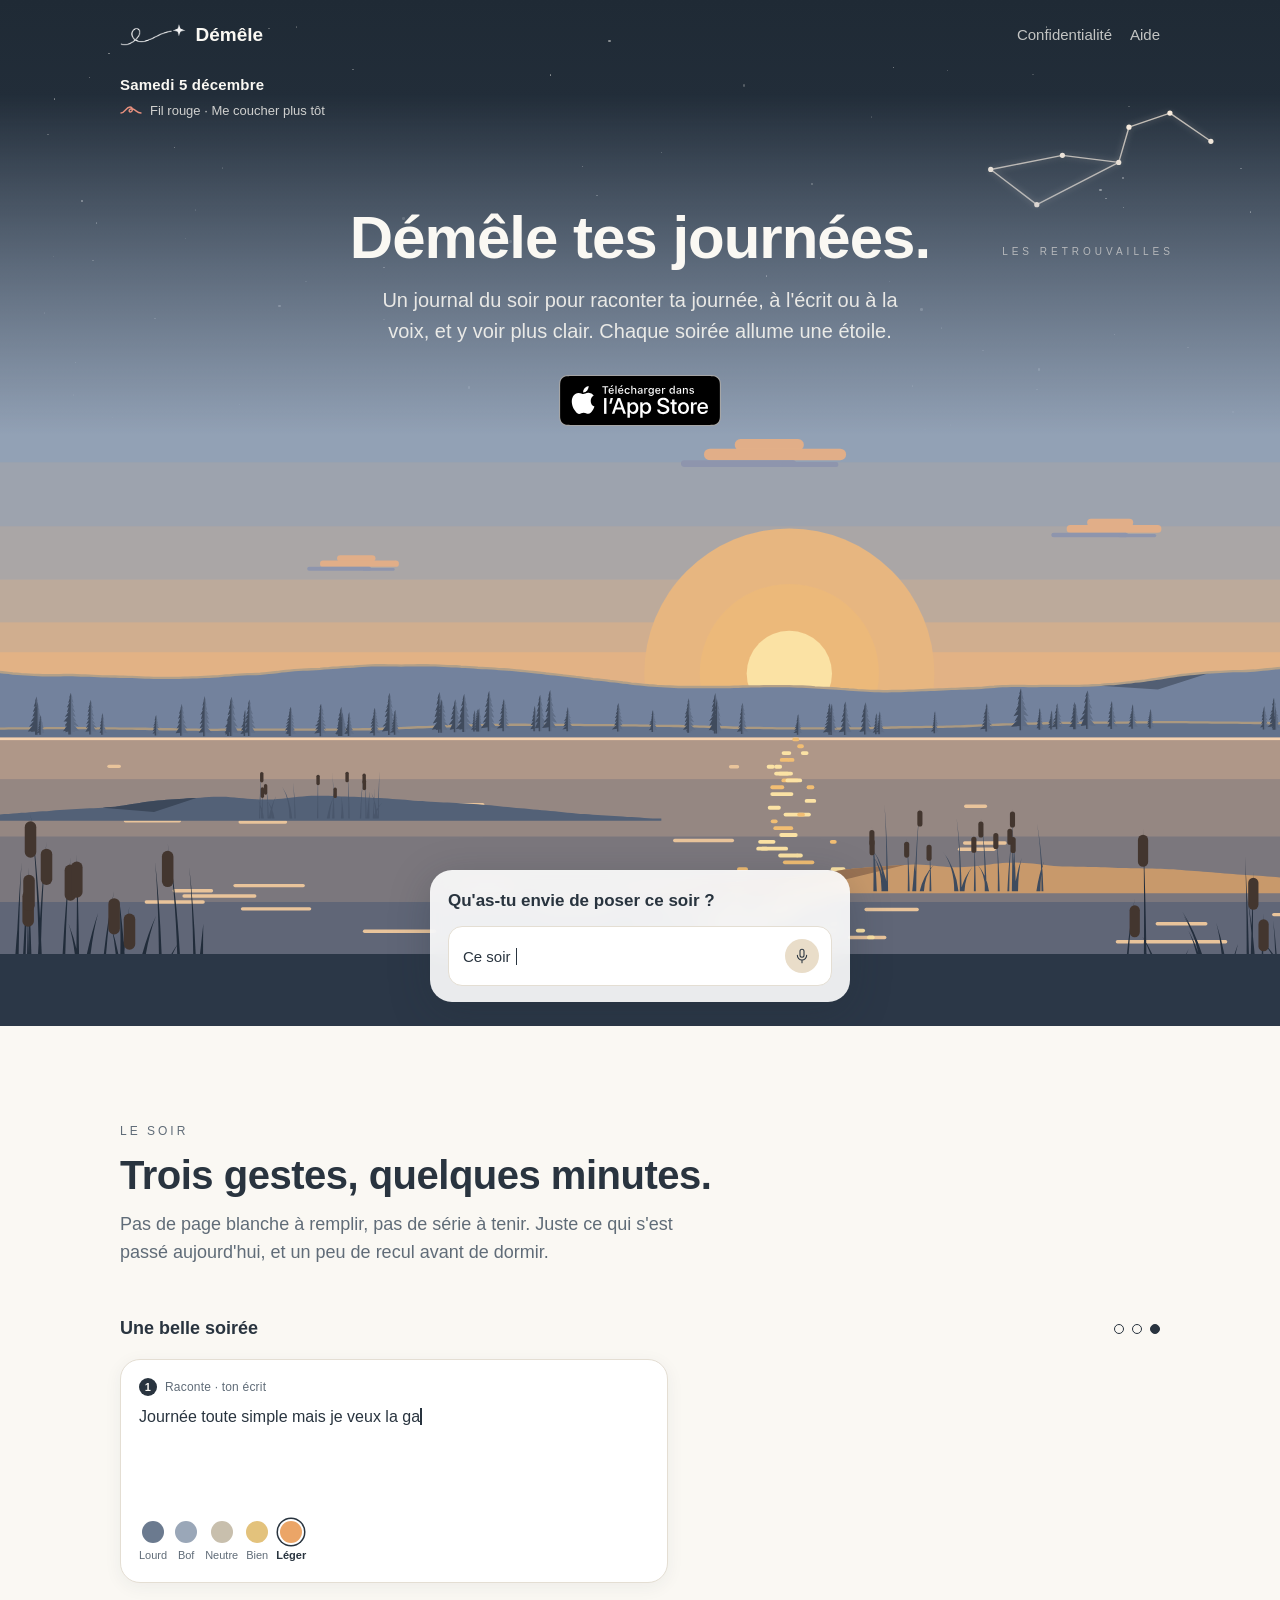
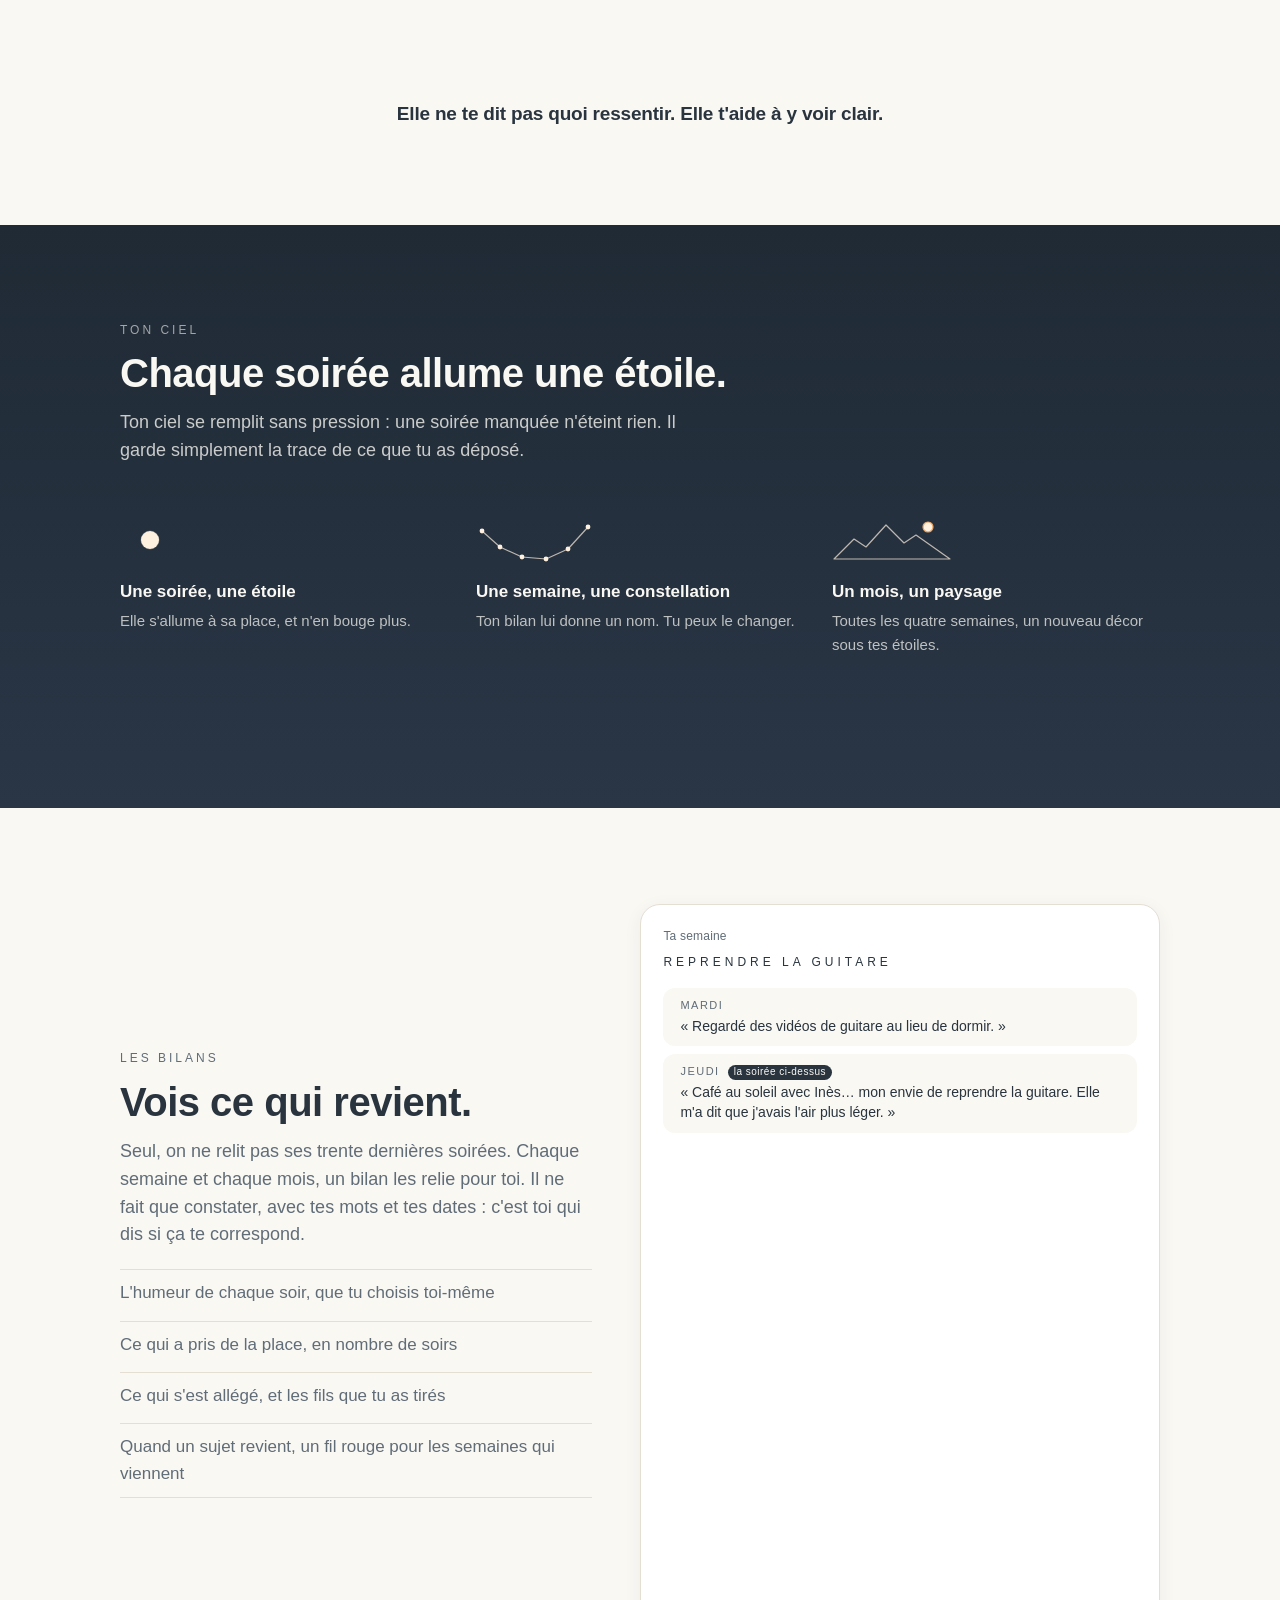
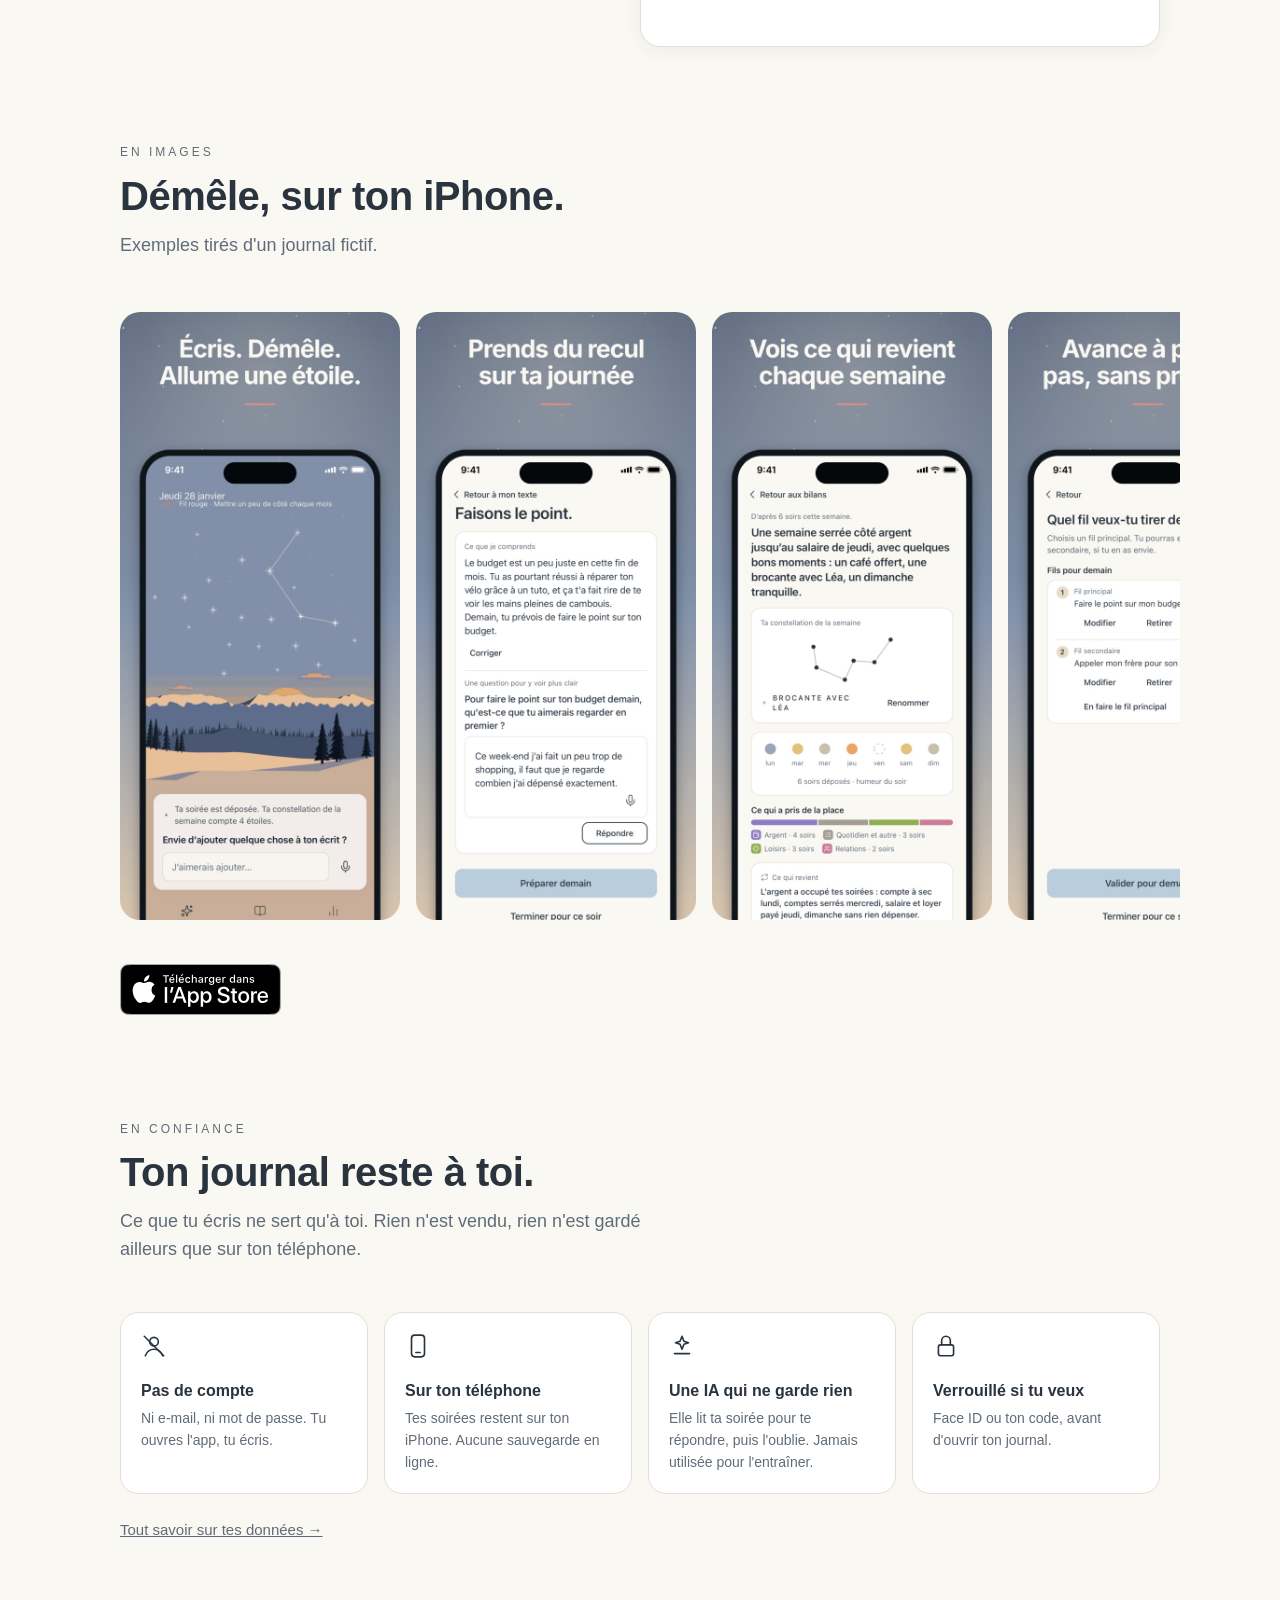
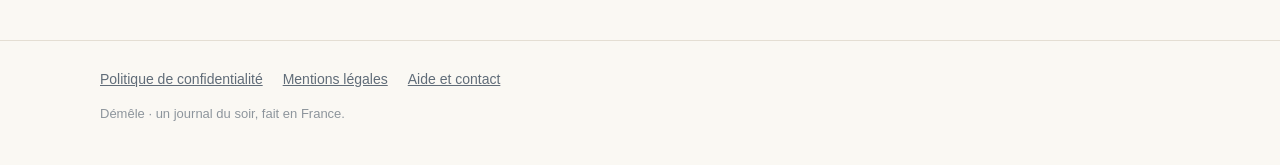
<file: index.html>
<!doctype html>
<html lang="fr">
<head>
  <meta charset="utf-8">
  <meta name="viewport" content="width=device-width, initial-scale=1, viewport-fit=cover">
  <title>Démêle · Journal du soir</title>
  <meta name="description" content="Démêle, un journal du soir pour raconter ta journée, à l'écrit ou à la voix, et clarifier tes pensées. Chaque soirée allume une étoile dans ton ciel.">
  <meta name="theme-color" content="#1F2A35">
  <meta name="apple-itunes-app" content="app-id=6825728571">
  <!-- L'aperçu quand on partage le lien (images/partage.jpg, 1200 × 630). -->
  <meta property="og:type" content="website">
  <meta property="og:locale" content="fr_FR">
  <meta property="og:site_name" content="Démêle">
  <meta property="og:title" content="Démêle · Journal du soir">
  <meta property="og:description" content="Un journal du soir pour raconter ta journée, à l'écrit ou à la voix, et y voir plus clair. Chaque soirée allume une étoile.">
  <meta property="og:url" content="https://demele.app/">
  <meta property="og:image" content="https://demele.app/images/partage.jpg">
  <meta property="og:image:width" content="1200">
  <meta property="og:image:height" content="630">
  <meta property="og:image:alt" content="Le ciel du soir de Démêle au-dessus d'un marais, avec une constellation et la phrase « Démêle tes journées. »">
  <meta name="twitter:card" content="summary_large_image">
  <link rel="icon" href="images/icon.png">
  <link rel="stylesheet" href="style.css">
  <link rel="stylesheet" href="accueil.css">
</head>
<body class="accueil">

  <!-- Le ciel du soir, comme l'accueil de l'app -->
  <section class="scene" id="scene">
    <div class="poussiere" id="poussiere" aria-hidden="true"></div>
    <svg class="constellation" id="constellation" aria-hidden="true"></svg>

    <header class="haut">
      <a class="marque" href="./"><img src="images/logo-symbol.png" alt="">Démêle</a>
      <nav><a href="confidentialite/">Confidentialité</a><a href="aide/">Aide</a></nav>
    </header>

    <div class="date" aria-hidden="true">
      <strong id="date">Ce soir</strong>
      <span class="fil-rouge">
        <svg viewBox="0 0 22 12"><path d="M1 8 C5 8 6 2 10 2 C13 2 13 7 10.5 7 C8 7 9 3 13 4 C16 5 17 8 21 8" fill="none" stroke="#E8907E" stroke-width="1.4" stroke-linecap="round"/></svg>
        Fil rouge · Me coucher plus tôt
      </span>
    </div>

    <div class="titre">
      <h1>Démêle tes journées.</h1>
      <p>Un journal du soir pour raconter ta journée, à l'écrit ou à la voix, et y voir plus clair. Chaque soirée allume une étoile.</p>
      <a class="badge-store" href="https://apps.apple.com/fr/app/id6825728571"><img src="images/app-store.svg" alt="Télécharger dans l'App Store" width="162" height="51"></a>
    </div>

    <div class="paysage" aria-hidden="true">
      <img src="images/paysages/6-soir.svg" alt="" class="visible">
      <img data-src="images/paysages/1-soir.svg" alt="">
      <img data-src="images/paysages/9-soir.svg" alt="">
      <img data-src="images/paysages/10-soir.svg" alt="">
    </div>
    <div class="sol" aria-hidden="true"></div>

    <div class="carte-soir" aria-hidden="true">
      <p class="question">Qu'as-tu envie de poser ce soir ?</p>
      <div class="champ">
        <span class="ecrit"><span id="tape"></span><span class="curseur"></span></span>
        <span class="micro">
          <svg width="16" height="16" viewBox="0 0 24 24" fill="none" stroke="#29343F" stroke-width="1.6" stroke-linecap="round" stroke-linejoin="round"><rect x="9" y="2" width="6" height="12" rx="3"/><path d="M5 11a7 7 0 0 0 14 0M12 18v4"/></svg>
        </span>
      </div>
    </div>
  </section>

  <!-- Un soir, trois gestes -->
  <section class="bloc">
    <p class="surtitre">Le soir</p>
    <h2>Trois gestes, quelques minutes.</h2>
    <p class="chapeau">Pas de page blanche à remplir, pas de série à tenir. Juste ce qui s'est passé aujourd'hui, et un peu de recul avant de dormir.</p>

    <!-- Une soirée d'exemple à la fois, tirée au hasard ; les points permettent d'en choisir une autre. -->
    <div class="demo" id="demo" aria-live="polite">
      <div class="demo-haut">
        <p class="situation" id="situation"></p>
        <div class="points" id="points" role="tablist" aria-label="Choisir une soirée d'exemple"></div>
      </div>
      <div class="demo-grille">
        <div class="ecran etape">
          <p class="petit"><b>1</b>Raconte · ton écrit</p>
          <p class="texte" id="d-texte"><span id="d-tape"></span><span class="curseur-demo"></span><span class="reste" id="d-reste"></span></p>
          <button class="lire-tout" id="d-lire" hidden>Lire tout</button>
          <div class="humeurs" id="d-humeurs">
            <span data-h="lourd"><i style="background:var(--lourd)"></i>Lourd</span>
            <span data-h="bof"><i style="background:var(--bof)"></i>Bof</span>
            <span data-h="neutre"><i style="background:var(--neutre)"></i>Neutre</span>
            <span data-h="bien"><i style="background:var(--bien)"></i>Bien</span>
            <span data-h="leger"><i style="background:var(--leger)"></i>Léger</span>
          </div>
        </div>
        <div class="demo-colonne">
          <div class="ecran etape cachee" id="d-etape2">
            <p class="petit"><b>2</b>Démêle · faire le point</p>
            <p class="synthese" id="d-demele"></p>
          </div>
          <div class="ecran etape cachee" id="d-etape3">
            <p class="petit" id="d-titre3"></p>
            <div id="d-suite"></div>
          </div>
        </div>
      </div>
      <p class="phrase-cle">Elle ne te dit pas quoi ressentir. Elle t'aide à y voir clair.</p>
    </div>
  </section>

  <!-- Le ciel se remplit -->
  <section class="nuit">
    <div class="bloc">
      <p class="surtitre">Ton ciel</p>
      <h2>Chaque soirée allume une étoile.</h2>
      <p class="chapeau">Ton ciel se remplit sans pression : une soirée manquée n'éteint rien. Il garde simplement la trace de ce que tu as déposé.</p>

      <div class="trois">
        <div class="apparait">
          <svg viewBox="0 0 60 54"><circle cx="30" cy="27" r="3"/><circle cx="30" cy="27" r="9" fill="none" stroke="#FFF1E0" stroke-opacity=".25"/></svg>
          <h3>Une soirée, une étoile</h3>
          <p>Elle s'allume à sa place, et n'en bouge plus.</p>
        </div>
        <div class="apparait">
          <svg viewBox="0 0 120 54"><line x1="6" y1="18" x2="24" y2="34"/><line x1="24" y1="34" x2="46" y2="44"/><line x1="46" y1="44" x2="70" y2="46"/><line x1="70" y1="46" x2="92" y2="36"/><line x1="92" y1="36" x2="112" y2="14"/><circle cx="6" cy="18" r="2.4"/><circle cx="24" cy="34" r="2.4"/><circle cx="46" cy="44" r="2.4"/><circle cx="70" cy="46" r="2.4"/><circle cx="92" cy="36" r="2.4"/><circle cx="112" cy="14" r="2.4"/></svg>
          <h3>Une semaine, une constellation</h3>
          <p>Ton bilan lui donne un nom. Tu peux le changer.</p>
        </div>
        <div class="apparait">
          <svg viewBox="0 0 120 54"><path d="M2 46 L22 26 L34 34 L54 12 L72 30 L84 22 L118 46 Z" fill="none" stroke="#FFF1E0" stroke-opacity=".7" stroke-width="1.2" stroke-linejoin="round"/><circle cx="96" cy="14" r="5" fill="none" stroke="#EBA567" stroke-width="1.2"/></svg>
          <h3>Un mois, un paysage</h3>
          <p>Toutes les quatre semaines, un nouveau décor sous tes étoiles.</p>
        </div>
      </div>

    </div>
  </section>

  <!-- Ce qui revient -->
  <section class="bloc">
    <div class="deux">
      <div>
        <p class="surtitre">Les bilans</p>
        <h2>Vois ce qui revient.</h2>
        <p class="chapeau">Seul, on ne relit pas ses trente dernières soirées. Chaque semaine et chaque mois, un bilan les relie pour toi. Il ne fait que constater, avec tes mots et tes dates : c'est toi qui dis si ça te correspond.</p>
        <ul class="liste-douce">
          <li>L'humeur de chaque soir, que tu choisis toi-même</li>
          <li>Ce qui a pris de la place, en nombre de soirs</li>
          <li>Ce qui s'est allégé, et les fils que tu as tirés</li>
          <li>Quand un sujet revient, un fil rouge pour les semaines qui viennent</li>
        </ul>
      </div>

      <div class="ecran bilan" id="bilan">
        <p class="petit">Ta semaine</p>
        <p class="nom-semaine" id="b-nom"></p>
        <div class="extraits" id="b-extraits"></div>
        <div class="lecture">
          <h4>Ce qui revient</h4>
          <p class="revient" id="b-revient"></p>
          <div class="boutons"><span>Ça me correspond</span><span>Corriger</span></div>
          <h4>Ce qui s'est allégé</h4>
          <p class="allege" id="b-allege"></p>
          <div id="b-fils"></div>
        </div>
      </div>
    </div>
  </section>

  <!-- L'app en images : les captures de l'App Store, faites avec la soirée d'exemple -->
  <section class="bloc" style="padding-top:0">
    <p class="surtitre">En images</p>
    <h2>Démêle, sur ton iPhone.</h2>
    <p class="chapeau">Exemples tirés d'un journal fictif.</p>
    <div class="captures" tabindex="0" role="group" aria-label="Captures de l'app">
      <img src="images/captures/01.jpg" alt="Le ciel du soir : ta soirée est déposée et une étoile s'allume." width="600" height="1305" loading="lazy">
      <img src="images/captures/02.jpg" alt="Faire le point : ce que l'IA comprend de la soirée, puis une question pour y voir plus clair." width="600" height="1305" loading="lazy">
      <img src="images/captures/03.jpg" alt="Le bilan de la semaine : un résumé, la constellation, les humeurs et ce qui revient." width="600" height="1305" loading="lazy">
      <img src="images/captures/04.jpg" alt="Préparer demain : choisir le fil à tirer." width="600" height="1305" loading="lazy">
      <img src="images/captures/05.jpg" alt="Le bilan du mois : la courbe des humeurs et les thèmes, semaine après semaine." width="600" height="1305" loading="lazy">
      <img src="images/captures/06.jpg" alt="Écrire sa soirée à voix haute, avec le micro." width="600" height="1305" loading="lazy">
      <img src="images/captures/07.jpg" alt="Tes écrits restent à toi : sur ton téléphone, jamais exploités." width="600" height="1305" loading="lazy">
    </div>
    <a class="badge-store" href="https://apps.apple.com/fr/app/id6825728571"><img src="images/app-store.svg" alt="Télécharger dans l'App Store" width="162" height="51"></a>
  </section>

  <!-- Sans pression -->
  <section class="bloc" style="padding-top:0">
    <p class="surtitre">En confiance</p>
    <h2>Ton journal reste à toi.</h2>
    <p class="chapeau">Ce que tu écris ne sert qu'à toi. Rien n'est vendu, rien n'est gardé ailleurs que sur ton téléphone.</p>
    <div class="promesses">
      <div class="promesse apparait">
        <svg viewBox="0 0 24 24"><circle cx="12" cy="8" r="4"/><path d="M4 21c1.5-4 4.5-6 8-6s6.5 2 8 6"/><path d="M3 3l18 18"/></svg>
        <h3>Pas de compte</h3>
        <p>Ni e-mail, ni mot de passe. Tu ouvres l'app, tu écris.</p>
      </div>
      <div class="promesse apparait">
        <svg viewBox="0 0 24 24"><rect x="6" y="2" width="12" height="20" rx="3"/><path d="M10 18h4"/></svg>
        <h3>Sur ton téléphone</h3>
        <p>Tes soirées restent sur ton iPhone. Aucune sauvegarde en ligne.</p>
      </div>
      <div class="promesse apparait">
        <svg viewBox="0 0 24 24"><path d="M12 3l1.8 4.6L18 9l-4.2 1.4L12 15l-1.8-4.6L6 9l4.2-1.4z"/><path d="M5 19h14"/></svg>
        <h3>Une IA qui ne garde rien</h3>
        <p>Elle lit ta soirée pour te répondre, puis l'oublie. Jamais utilisée pour l'entraîner.</p>
      </div>
      <div class="promesse apparait">
        <svg viewBox="0 0 24 24"><rect x="5" y="11" width="14" height="10" rx="2"/><path d="M8 11V7a4 4 0 0 1 8 0v4"/></svg>
        <h3>Verrouillé si tu veux</h3>
        <p>Face ID ou ton code, avant d'ouvrir ton journal.</p>
      </div>
    </div>
    <a class="lien-doux" href="confidentialite/">Tout savoir sur tes données →</a>
  </section>

  <footer class="pied">
    <nav>
      <a href="confidentialite/">Politique de confidentialité</a>
      <a href="mentions-legales/">Mentions légales</a>
      <a href="aide/">Aide et contact</a>
    </nav>
    <p class="signature">Démêle · un journal du soir, fait en France.</p>
  </footer>

  <script>
    (function () {
      var calme = window.matchMedia('(prefers-reduced-motion: reduce)').matches;

      // La date du jour, comme en haut de l'accueil de l'app.
      var d = new Date().toLocaleDateString('fr-FR', { weekday: 'long', day: 'numeric', month: 'long' });
      document.getElementById('date').textContent = d.charAt(0).toUpperCase() + d.slice(1);

      // La poussière d'étoiles : 90 points, les mêmes que dans l'app.
      var p = document.getElementById('poussiere');
      for (var i = 0; i < 90; i++) {
        var h = function (n) { var v = Math.sin(i * 127.1 + n * 311.7) * 43758.5453; return v - Math.floor(v); };
        var s = document.createElement('span');
        var t = h(3) > 0.8 ? 2.5 : 1.5;
        s.style.cssText = 'left:' + (2 + h(1) * 96) + '%;top:' + (2 + h(2) * 60) + '%;width:' + t + 'px;height:' + t + 'px;opacity:' + (0.15 + h(4) * 0.35);
        p.appendChild(s);
      }

      // La constellation de la semaine : les étoiles s'allument une à une, puis les traits.
      var svg = document.getElementById('constellation'), scene = document.getElementById('scene');
      // Le Lion, une des formes de l'app : 7 étoiles, une boucle et une queue.
      var PTS = [[0.98, 0.35], [0.82, 0.15], [0.66, 0.25], [0.62, 0.5], [0.4, 0.45], [0.12, 0.55], [0.3, 0.8]];
      var TRAITS = [[0, 1], [1, 2], [2, 3], [3, 4], [4, 5], [5, 6], [6, 3]];
      var NS = 'http://www.w3.org/2000/svg';
      function dessiner() {
        // Sur grand écran, en haut à droite, à côté du titre ; sinon, centrée entre la date et le titre.
        var L = scene.clientWidth, large = L > 1240;
        var date = document.querySelector('.scene .date'), basDate = date.offsetTop + date.offsetHeight;
        var titre = document.querySelector('.scene .titre');
        var w = large ? Math.min(L * 0.2, 300) : Math.min(L * 0.62, 340), hh = w * 0.55;
        var x0 = large ? L * 0.95 - w : (L - w) / 2, y0 = large ? 92 : basDate + 18;
        titre.style.paddingTop = large ? '' : y0 + hh + 48 - basDate + 'px';
        var H = scene.clientHeight;
        svg.setAttribute('viewBox', '0 0 ' + L + ' ' + H);
        svg.innerHTML = '';
        var pts = PTS.map(function (q) { return [x0 + q[0] * w, y0 + q[1] * hh]; });
        TRAITS.forEach(function (t, k) {
          var a = pts[t[1]], b = pts[t[0]], l = document.createElementNS(NS, 'line');
          l.setAttribute('x1', b[0]); l.setAttribute('y1', b[1]); l.setAttribute('x2', a[0]); l.setAttribute('y2', a[1]);
          var len = Math.hypot(a[0] - b[0], a[1] - b[1]);
          l.style.strokeDasharray = len; l.style.strokeDashoffset = calme ? 0 : len;
          if (!calme) l.animate([{ strokeDashoffset: len }, { strokeDashoffset: 0 }], { duration: 500, delay: 2600 + k * 360, fill: 'forwards', easing: 'ease-out' });
          svg.appendChild(l);
        });
        pts.forEach(function (a, k) {
          var c = document.createElementNS(NS, 'circle');
          c.setAttribute('cx', a[0]); c.setAttribute('cy', a[1]); c.setAttribute('r', large ? 2.6 : 2.2);
          if (!calme) c.animate([{ opacity: 0, r: 0 }, { opacity: 1, r: 6 }, { opacity: 1, r: large ? 2.6 : 2.2 }], { duration: 700, delay: 300 + k * 320, fill: 'backwards', easing: 'ease-out' });
          if (!calme && k === PTS.length - 1) c.animate([{ opacity: 1 }, { opacity: 0.45 }, { opacity: 1 }], { duration: 2400, delay: 3200, iterations: Infinity });
          svg.appendChild(c);
        });
        var nom = document.createElementNS(NS, 'text');
        nom.setAttribute('x', x0 + w / 2); nom.setAttribute('y', y0 + hh + 22); nom.setAttribute('text-anchor', 'middle');
        nom.setAttribute('class', 'nom'); nom.textContent = 'LES RETROUVAILLES';
        if (!calme) nom.animate([{ opacity: 0 }, { opacity: 0.8 }], { duration: 1200, delay: 5600, fill: 'both' });
        svg.appendChild(nom);
      }
      dessiner();
      var attente; window.addEventListener('resize', function () { clearTimeout(attente); attente = setTimeout(dessiner, 150); });

      // La carte du soir : quatre débuts de soirée qui s'écrivent puis s'effacent, chacun avec son paysage
      // (Marais, Col enneigé, Dunes, Archipel) et la couleur de son premier plan jusqu'en bas.
      var DEBUTS = [
        { texte: "Ce soir j'ai enfin rappelé Léa…", sol: '#2b3747' },
        { texte: "Je sais pas par où commencer, tout se mélange…", sol: '#d3bda8' },
        { texte: "Réunion tendue ce matin, j'ai rien dit…", sol: '#ad825d' },
        { texte: "Journée toute simple, mais je veux la garder…", sol: '#273342' }
      ];
      var el = document.getElementById('tape'), decors = document.querySelectorAll('.scene .paysage img');
      var sol = document.querySelector('.scene .sol'), rang = 0;
      // Les trois autres paysages ne se chargent qu'une fois la page prête.
      window.addEventListener('load', function () { decors.forEach(function (i) { if (i.dataset.src) i.src = i.dataset.src; }); });
      function decor(k) {
        decors.forEach(function (i, j) { i.classList.toggle('visible', j === k); });
        sol.style.background = DEBUTS[k].sol;
      }
      function ecrire(k) {
        var phrase = DEBUTS[k].texte, n = 0;
        (function taper() {
          el.textContent = phrase.slice(0, ++n);
          if (n < phrase.length) return setTimeout(taper, 55 + Math.random() * 60);
          setTimeout(function effacer() {
            el.textContent = phrase.slice(0, --n);
            if (n > 0) return setTimeout(effacer, 22);
            rang = (k + 1) % DEBUTS.length;
            decor(rang);
            setTimeout(function () { ecrire(rang); }, 900);
          }, 2600);
        })();
      }
      if (calme) el.textContent = DEBUTS[0].texte;
      else setTimeout(function () { ecrire(0); }, 1400);

      // Les soirées d'exemple : une à la fois, la première au hasard ; le visiteur choisit les autres avec les points.
      var EXEMPLES = [
        {
          situation: '«\u00a0Tout se mélange dans ma tête\u00a0»', humeur: 'bof',
          ecrit: "Bon alors aujourd'hui je sais pas trop par où commencer. Le matin réunion avec Karim pour le dossier Lemaire, et en fait il veut tout pour vendredi, alors que je pensais qu'on avait jusqu'à la fin du mois. Du coup j'ai passé l'après-midi à refaire le planning. Ma mère a appelé deux fois, j'ai pas décroché, faut que je la rappelle. Ah et la machine fait encore ce bruit bizarre. Enfin bref. Le soir j'ai couru vingt minutes et ça m'a fait du bien, c'était le seul moment où j'ai pas pensé au boulot. Là j'ai encore vendredi qui tourne dans la tête.",
          demele: "La journée a tourné autour du dossier Lemaire : Karim le veut pour vendredi, plus tôt que prévu, et l'après-midi est passé à refaire le planning. À côté, ta mère à rappeler et la machine qui fait encore ce bruit. Les vingt minutes de course du soir ont été le seul moment sans le travail.",
          question: "Qu'est-ce qui pèse le plus dans ce délai de vendredi ?", fil: 'Rappeler ma mère'
        },
        {
          situation: '«\u00a0Je repense aux mêmes situations\u00a0»', humeur: 'lourd',
          ecrit: "Je pensais que ça allait mieux. Au travail ça allait, j'ai même rigolé avec Sophie à la pause. Et puis ce soir en rangeant le placard je suis tombée sur son sweat gris. Je suis restée assise par terre je sais pas combien de temps. Après j'ai relu nos messages de l'été, encore. Je sais que partir était la bonne décision, je le sais. Mais pourquoi j'arrive pas à passer à autre chose, ça fait deux mois.",
          demele: "La journée avait bien commencé, avec un vrai moment de rire avec Sophie à la pause. Ce soir, son sweat gris retrouvé en rangeant t'a laissée assise par terre un long moment, puis tu as relu vos messages de l'été. Tu restes sûre que partir était la bonne décision, et tu te demandes pourquoi, deux mois après, c'est encore si présent.",
          question: "Qu'est-ce qui te donne envie de relire ces messages, le soir ?"
        },
        {
          situation: 'Une belle soirée', humeur: 'leger',
          ecrit: "Journée toute simple mais je veux la garder. Café au soleil avec Inès, on a parlé deux heures sans regarder l'heure, de ses projets à Lyon, de mon envie de reprendre la guitare. Elle m'a dit que j'avais l'air plus léger qu'avant. C'est vrai en fait. Ça faisait longtemps.",
          demele: "Une journée simple que tu veux garder : deux heures de café au soleil avec Inès, à parler de ses projets à Lyon et de ton envie de reprendre la guitare. Elle t'a trouvé plus léger qu'avant, et tu le ressens aussi. Ça faisait longtemps.",
          fil: 'Ressortir ma guitare'
        }
      ];
      // La semaine de chaque soirée d'exemple (même ordre) : son bilan relie la soirée ci-dessus à ses voisines.
      // teinte : la couleur du thème qui revient ; ici : la soirée de l'exemple ; lie : les soirs reliés.
      var SEMAINES = [
        {
          nom: 'Avant vendredi', teinte: '#5D86B8',
          extraits: [
            { jour: 'Lundi', texte: "Il veut tout pour vendredi… j'ai passé l'après-midi à refaire le planning.", ici: true, lie: true },
            { jour: 'Mardi', texte: "Resté tard sur Lemaire, j'ai annulé le dîner avec Paul.", lie: true },
            { jour: 'Mercredi', texte: "Réveillé à 5 h en pensant au dossier, impossible de me rendormir.", lie: true },
            { jour: 'Vendredi', texte: "Dossier rendu. J'ai couru en rentrant, vidé mais soulagé.", leger: true }
          ],
          revient: "Lundi, mardi et mercredi, le dossier Lemaire prend toute la place : le planning à refaire, le dîner avec Paul annulé, un réveil à 5 h.",
          allege: "Vendredi, le dossier rendu et la course en rentrant t'ont soulagé."
        },
        {
          nom: "Les messages de l'été", teinte: '#C97B97',
          extraits: [
            { jour: 'Lundi', texte: "J'ai pensé à lui en passant devant notre café.", lie: true },
            { jour: 'Mercredi', texte: "Je suis tombée sur son sweat gris… j'ai relu nos messages de l'été, encore.", ici: true, lie: true },
            { jour: 'Jeudi', texte: "J'ai failli lui écrire. J'ai rangé mon téléphone.", lie: true },
            { jour: 'Samedi', texte: "Soirée chez Malik avec la bande. J'ai ri, vraiment. Ça fait du bien.", leger: true }
          ],
          revient: "Trois soirs, il revient dans tes écrits : lundi en passant devant votre café, mercredi avec son sweat et vos messages de l'été, jeudi quand tu as failli lui écrire.",
          allege: "Samedi, la soirée chez Malik avec la bande t'a fait rire, vraiment."
        },
        {
          nom: 'Reprendre la guitare', teinte: '#8FAE52',
          extraits: [
            { jour: 'Mardi', texte: "Regardé des vidéos de guitare au lieu de dormir.", lie: true },
            { jour: 'Jeudi', texte: "Café au soleil avec Inès… mon envie de reprendre la guitare. Elle m'a dit que j'avais l'air plus léger.", ici: true, lie: true },
            { jour: 'Samedi', texte: "Ressorti la guitare. Les doigts qui font mal, mais j'ai joué une heure.", lie: true },
            { jour: 'Dimanche', texte: "Rangé l'appartement en musique. Une semaine douce.", leger: true }
          ],
          revient: "Trois soirs, la guitare revient : mardi avec les vidéos, jeudi en parlant avec Inès, samedi quand tu l'as ressortie pour jouer une heure.",
          allege: "Jeudi, Inès t'a trouvé plus léger qu'avant, et tu le ressens aussi. Dimanche, tu parles d'une semaine douce.",
          fils: "Ton fil de jeudi, « Ressortir ma guitare » : tiré samedi."
        }
      ];
      var $ = function (id) { return document.getElementById(id); };
      var points = $('points'), minuteurs = [], courant = Math.floor(Math.random() * EXEMPLES.length);
      EXEMPLES.forEach(function (e, k) {
        var b = document.createElement('button');
        b.setAttribute('role', 'tab'); b.setAttribute('aria-label', e.situation);
        b.addEventListener('click', function () { montrer(k); });
        points.appendChild(b);
      });
      function plusTard(f, ms) { minuteurs.push(setTimeout(f, ms)); }
      function montrer(k) {
        minuteurs.forEach(clearTimeout); minuteurs = [];
        courant = k;
        var e = EXEMPLES[k], demo = $('demo');
        demo.classList.add('change');
        plusTard(function () {
          demo.classList.remove('change');
          $('situation').textContent = e.situation;
          [].forEach.call(points.children, function (b, i) { b.setAttribute('aria-selected', i === k); });
          [].forEach.call($('d-humeurs').children, function (h) { h.classList.toggle('choisie', h.dataset.h === e.humeur); });
          $('d-demele').textContent = e.demele;
          remplirLaSemaine(k);
          $('d-titre3').innerHTML = e.question ? '<b>3</b>Approfondir · une question' : '<b>3</b>Tire un fil · pour demain';
          $('d-suite').innerHTML = e.question
            ? '<p class="question-ia"></p>'
            : '<div class="fil"><span class="rond"></span><span class="fil-texte"></span></div>';
          $('d-suite').querySelector('.question-ia, .fil-texte').textContent = e.question || e.fil;
          if (e.question && e.fil) {
            var t = document.createElement('p'); t.className = 'petit'; t.style.margin = '14px 0 8px'; t.textContent = 'Et pour demain :';
            var f = document.createElement('div'); f.className = 'fil';
            f.innerHTML = '<span class="rond"></span><span></span>'; f.lastChild.textContent = e.fil;
            $('d-suite').appendChild(t); $('d-suite').appendChild(f);
          }
          $('d-etape2').classList.add('cachee'); $('d-etape3').classList.add('cachee');
          $('d-texte').classList.remove('repliee'); $('d-lire').hidden = true;
          // Sur téléphone, l'écriture va un peu plus vite, et l'écrit se replie une fois fini pour laisser
          // la réponse de Démêle remonter dans l'écran (« Lire tout » le rouvre).
          var telephone = window.matchMedia('(max-width: 860px)').matches;
          var n = 0, texte = e.ecrit;
          function taper() {
            n = Math.min(texte.length, n + 3);
            $('d-tape').textContent = texte.slice(0, n); $('d-reste').textContent = texte.slice(n);
            if (n < texte.length) plusTard(taper, telephone ? 23 : 28);
            else {
              if (telephone) plusTard(replier, 400);
              plusTard(function () { $('d-etape2').classList.remove('cachee'); }, 600);
              plusTard(function () { $('d-etape3').classList.remove('cachee'); }, 1800);
            }
          }
          if (calme) {
            $('d-tape').textContent = texte; $('d-reste').textContent = '';
            $('d-etape2').classList.remove('cachee'); $('d-etape3').classList.remove('cachee');
          } else { $('d-tape').textContent = ''; $('d-reste').textContent = texte; plusTard(taper, 300); }
        }, 350);
      }

      function replier() {
        var t = $('d-texte'), ligne = parseFloat(getComputedStyle(t).lineHeight) || 25.6;
        if (t.scrollHeight <= ligne * 6.5) return;
        t.classList.add('repliee'); $('d-lire').hidden = false;
      }
      $('d-lire').addEventListener('click', function () { $('d-texte').classList.remove('repliee'); $('d-lire').hidden = true; });

      // Le bilan : les extraits arrivent un à un, puis ce qui les relie. Il suit la soirée choisie en haut.
      var bilan = $('bilan'), bilanLu = false, minuteursBilan = [];
      function remplirLaSemaine(k) {
        var w = SEMAINES[k];
        minuteursBilan.forEach(clearTimeout); minuteursBilan = [];
        bilan.classList.remove('relie');
        bilan.style.setProperty('--teinte', w.teinte);
        $('b-nom').textContent = w.nom;
        $('b-extraits').innerHTML = '';
        w.extraits.forEach(function (x) {
          var p = document.createElement('p'), j = document.createElement('span');
          p.className = 'extrait' + (x.lie ? ' lie' : '') + (x.leger ? ' leger' : '');
          j.className = 'jour'; j.textContent = x.jour;
          if (x.ici) { var c = document.createElement('span'); c.className = 'ci-dessus'; c.textContent = 'la soirée ci-dessus'; j.appendChild(c); }
          p.appendChild(j); p.appendChild(document.createTextNode('« ' + x.texte + ' »'));
          $('b-extraits').appendChild(p);
        });
        $('b-revient').textContent = w.revient;
        $('b-allege').textContent = w.allege;
        $('b-fils').innerHTML = w.fils ? '<h4>Tes fils</h4><p class="allege"></p>' : '';
        if (w.fils) $('b-fils').lastChild.textContent = w.fils;
        if (bilanLu || calme) lireLeBilan();
      }
      function lireLeBilan() {
        bilanLu = true;
        if (calme) { bilan.classList.add('vu', 'relie'); bilan.querySelectorAll('.extrait').forEach(function (x) { x.classList.add('vu'); }); return; }
        bilan.classList.add('vu');
        [].forEach.call(bilan.querySelectorAll('.extrait'), function (x, k) { minuteursBilan.push(setTimeout(function () { x.classList.add('vu'); }, k * 400)); });
        minuteursBilan.push(setTimeout(function () { bilan.classList.add('relie'); }, 2000));
      }

      if ('IntersectionObserver' in window && !calme) {
        var surveiller = function (el, f) {
          var ob = new IntersectionObserver(function (es) { if (es[0].isIntersecting) { ob.disconnect(); f(); } }, { threshold: 0.3 });
          ob.observe(el);
        };
        $('situation').textContent = EXEMPLES[courant].situation;
        remplirLaSemaine(courant);
        surveiller($('demo'), function () { montrer(courant); });
        surveiller(bilan, lireLeBilan);
      } else { montrer(courant); lireLeBilan(); }

      // Les blocs apparaissent doucement en arrivant à l'écran.
      var vus = document.querySelectorAll('.apparait');
      if ('IntersectionObserver' in window && !calme) {
        var o = new IntersectionObserver(function (es) { es.forEach(function (e) { if (e.isIntersecting) { e.target.classList.add('vu'); o.unobserve(e.target); } }); }, { threshold: 0.2 });
        vus.forEach(function (v) { o.observe(v); });
      } else vus.forEach(function (v) { v.classList.add('vu'); });
    })();
  </script>
</body>
</html>
</file>
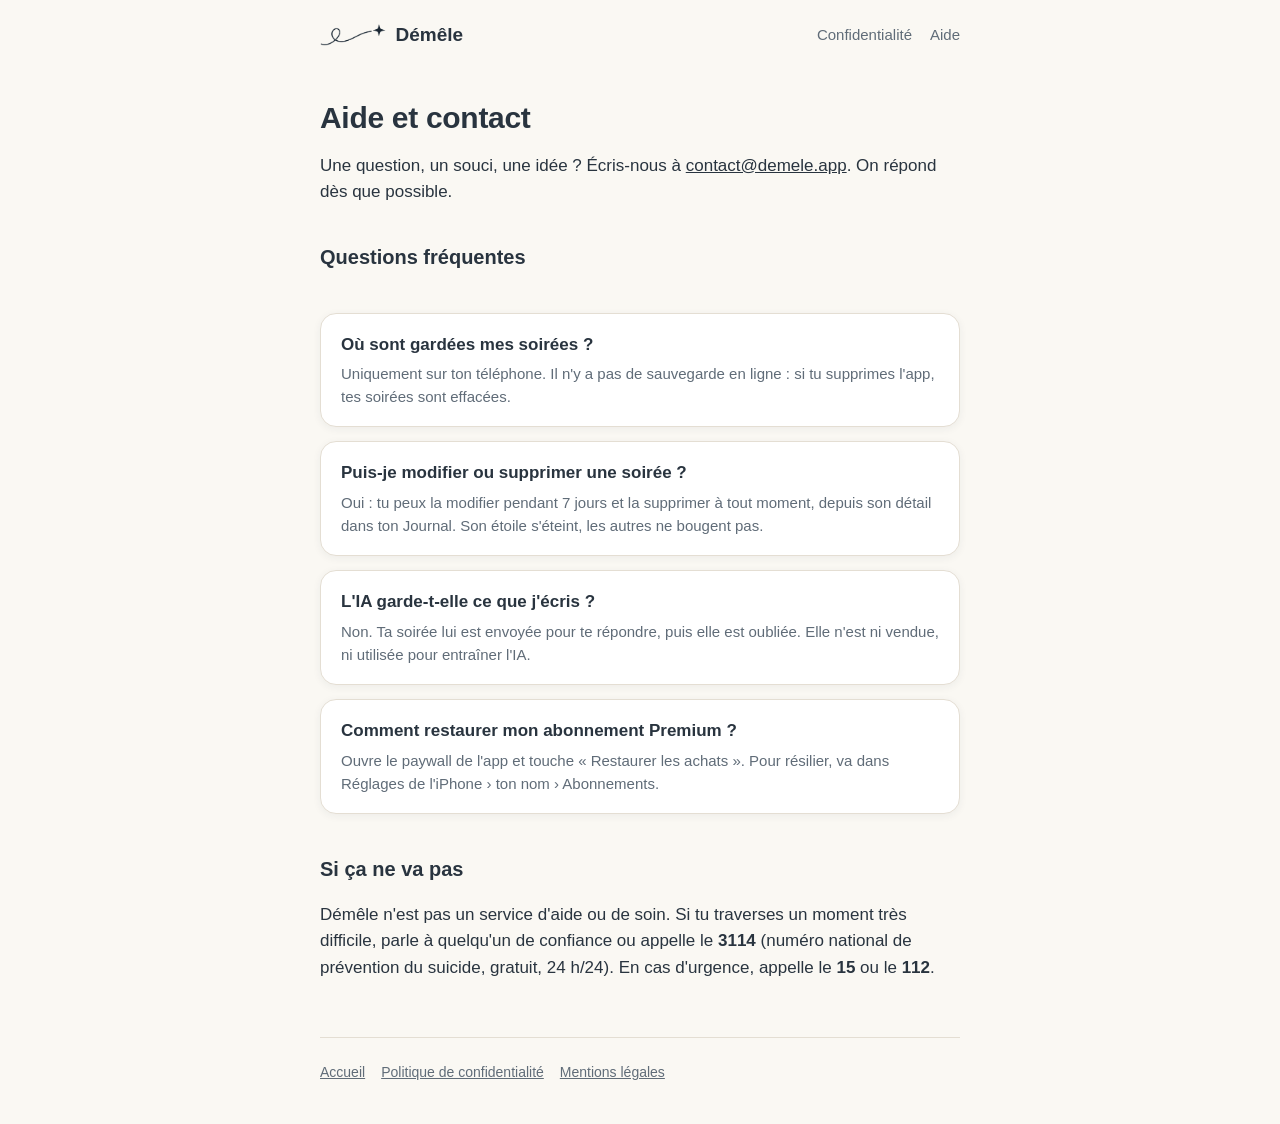
<file: aide/index.html>
<!doctype html>
<html lang="fr">
<head>
  <meta charset="utf-8">
  <meta name="viewport" content="width=device-width, initial-scale=1">
  <title>Aide · Démêle</title>
  <!-- L'aperçu quand on partage le lien (images/partage.jpg, 1200 × 630). -->
  <meta property="og:type" content="website">
  <meta property="og:locale" content="fr_FR">
  <meta property="og:site_name" content="Démêle">
  <meta property="og:title" content="Aide · Démêle">
  <meta property="og:description" content="Une question sur Démêle ? Les réponses aux questions fréquentes, et comment nous écrire.">
  <meta property="og:url" content="https://demele.app/aide/">
  <meta property="og:image" content="https://demele.app/images/partage.jpg">
  <meta property="og:image:width" content="1200">
  <meta property="og:image:height" content="630">
  <meta property="og:image:alt" content="Le ciel du soir de Démêle au-dessus d'un marais, avec une constellation et la phrase « Démêle tes journées. »">
  <meta name="twitter:card" content="summary_large_image">
  <link rel="icon" href="../images/icon.png">
  <link rel="stylesheet" href="../style.css">
</head>
<body>
  <div class="page">
    <header class="haut">
      <a class="marque" href="../"><img src="../images/logo-symbol.png" alt="">Démêle</a>
      <nav><a href="../confidentialite/">Confidentialité</a><a href="../aide/">Aide</a></nav>
    </header>

    <h1>Aide et contact</h1>
    <p>Une question, un souci, une idée ? Écris-nous à <a href="mailto:contact@demele.app">contact@demele.app</a>. On répond dès que possible.</p>

    <h2>Questions fréquentes</h2>

    <div class="cartes">
      <div class="carte">
        <h3>Où sont gardées mes soirées ?</h3>
        <p>Uniquement sur ton téléphone. Il n'y a pas de sauvegarde en ligne : si tu supprimes l'app, tes soirées sont effacées.</p>
      </div>
      <div class="carte">
        <h3>Puis-je modifier ou supprimer une soirée ?</h3>
        <p>Oui : tu peux la modifier pendant 7 jours et la supprimer à tout moment, depuis son détail dans ton Journal. Son étoile s'éteint, les autres ne bougent pas.</p>
      </div>
      <div class="carte">
        <h3>L'IA garde-t-elle ce que j'écris ?</h3>
        <p>Non. Ta soirée lui est envoyée pour te répondre, puis elle est oubliée. Elle n'est ni vendue, ni utilisée pour entraîner l'IA.</p>
      </div>
      <div class="carte">
        <h3>Comment restaurer mon abonnement Premium ?</h3>
        <p>Ouvre le paywall de l'app et touche « Restaurer les achats ». Pour résilier, va dans Réglages de l'iPhone › ton nom › Abonnements.</p>
      </div>
    </div>

    <h2>Si ça ne va pas</h2>
    <p>Démêle n'est pas un service d'aide ou de soin. Si tu traverses un moment très difficile, parle à quelqu'un de confiance ou appelle le <strong>3114</strong> (numéro national de prévention du suicide, gratuit, 24 h/24). En cas d'urgence, appelle le <strong>15</strong> ou le <strong>112</strong>.</p>

    <footer class="bas">
      <a href="../">Accueil</a><a href="../confidentialite/">Politique de confidentialité</a><a href="../mentions-legales/">Mentions légales</a>
    </footer>
  </div>
</body>
</html>
</file>
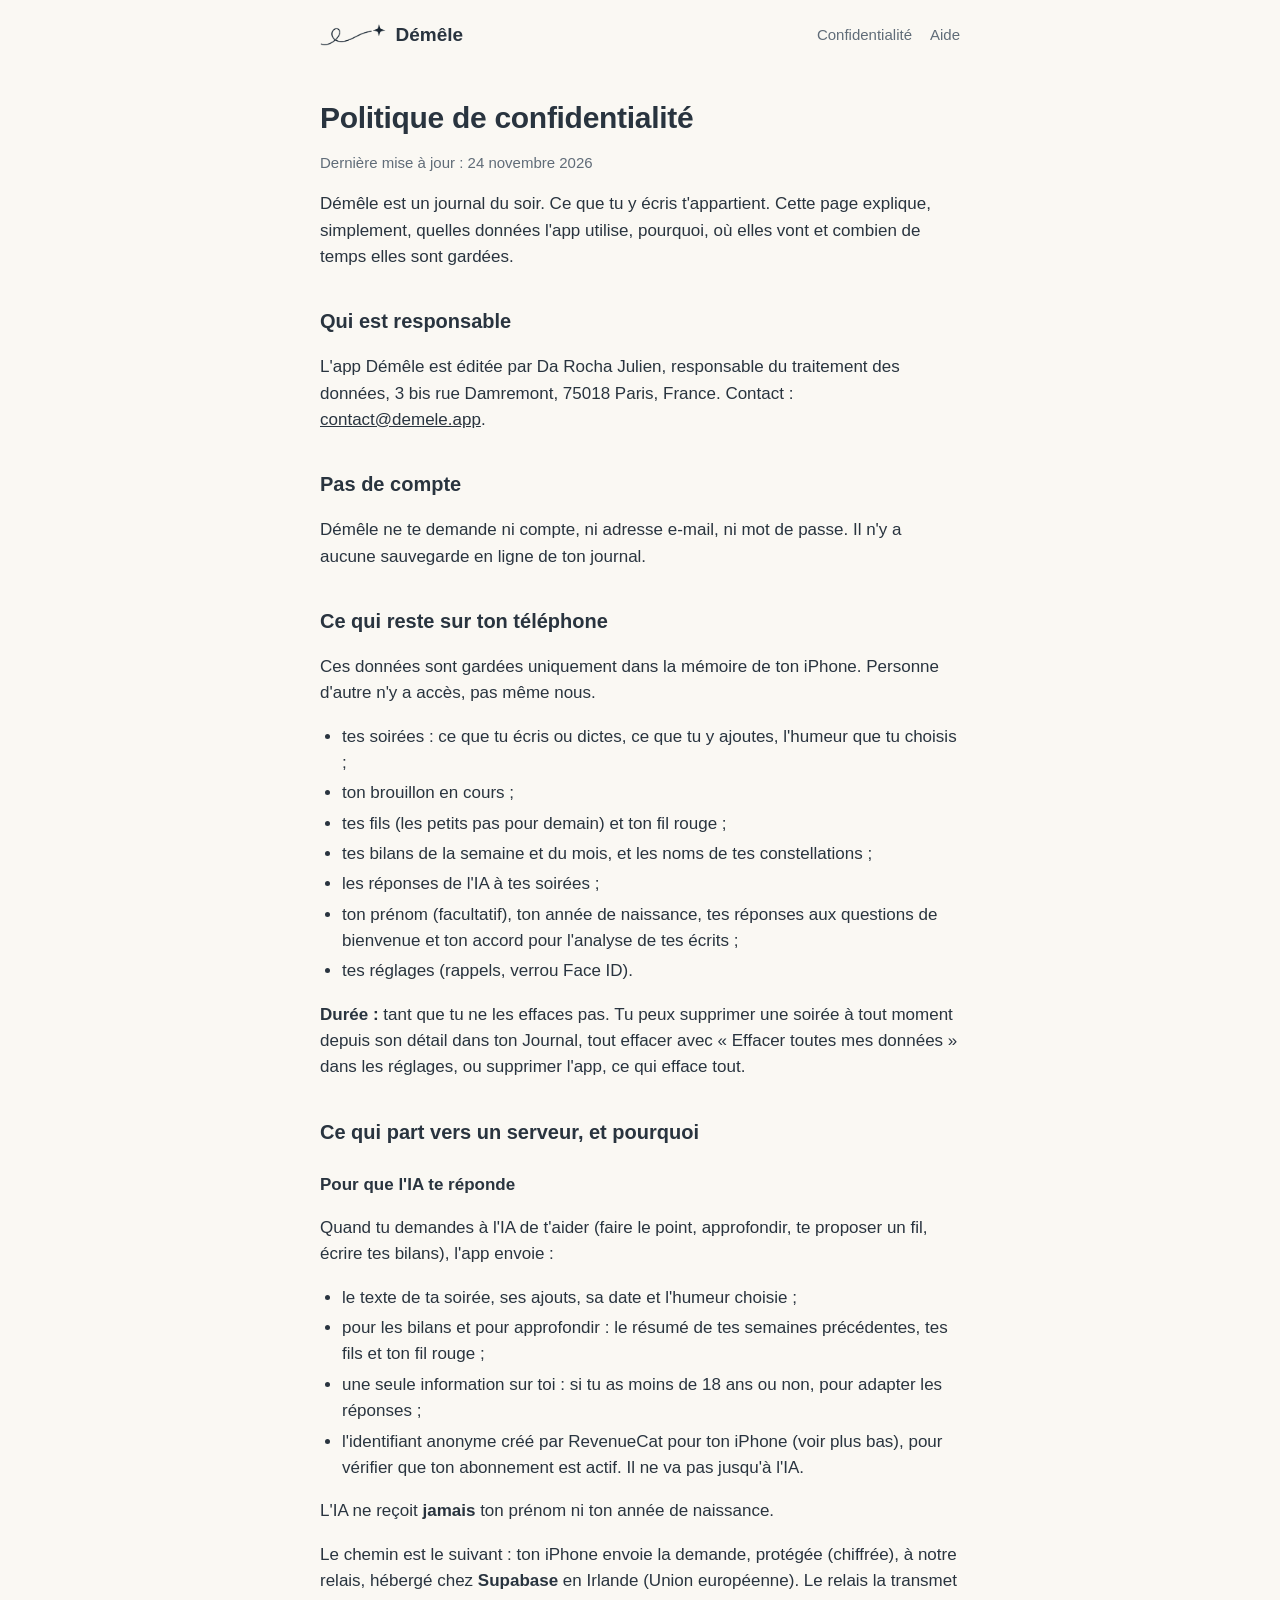
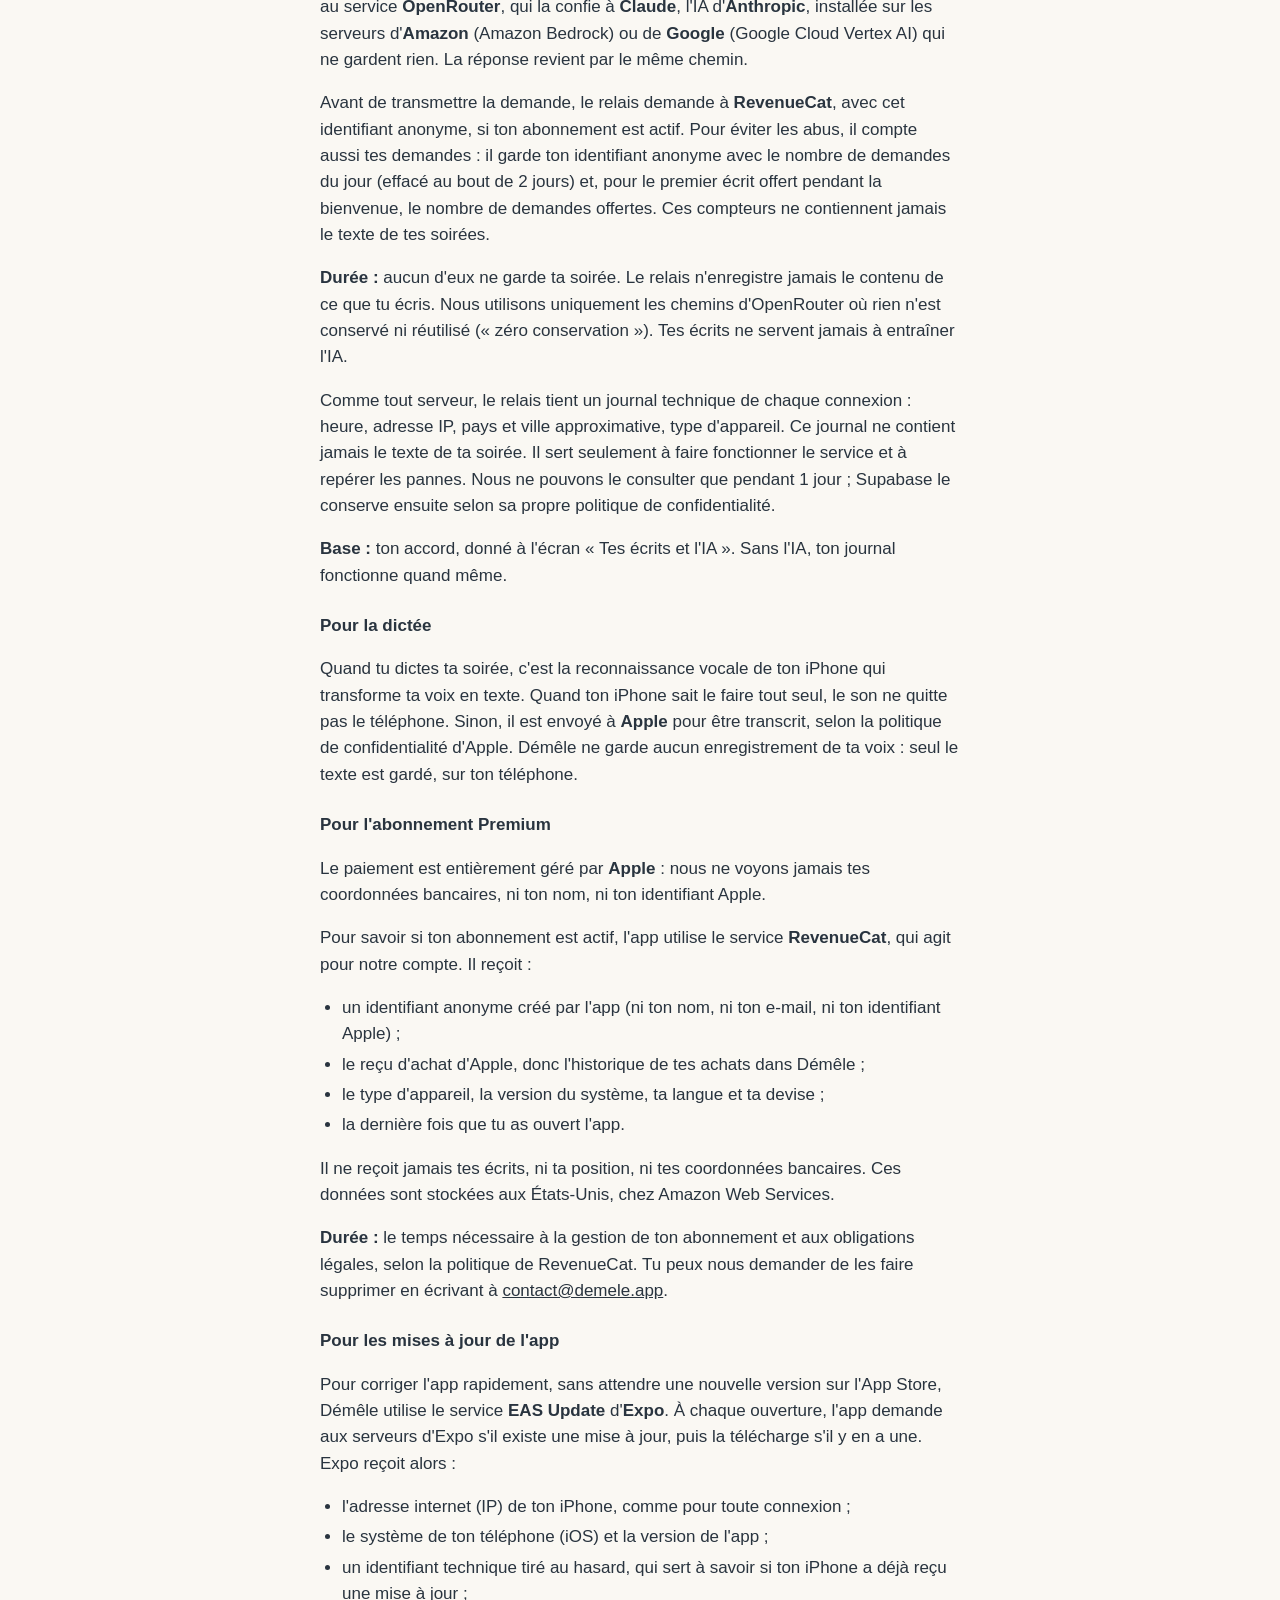
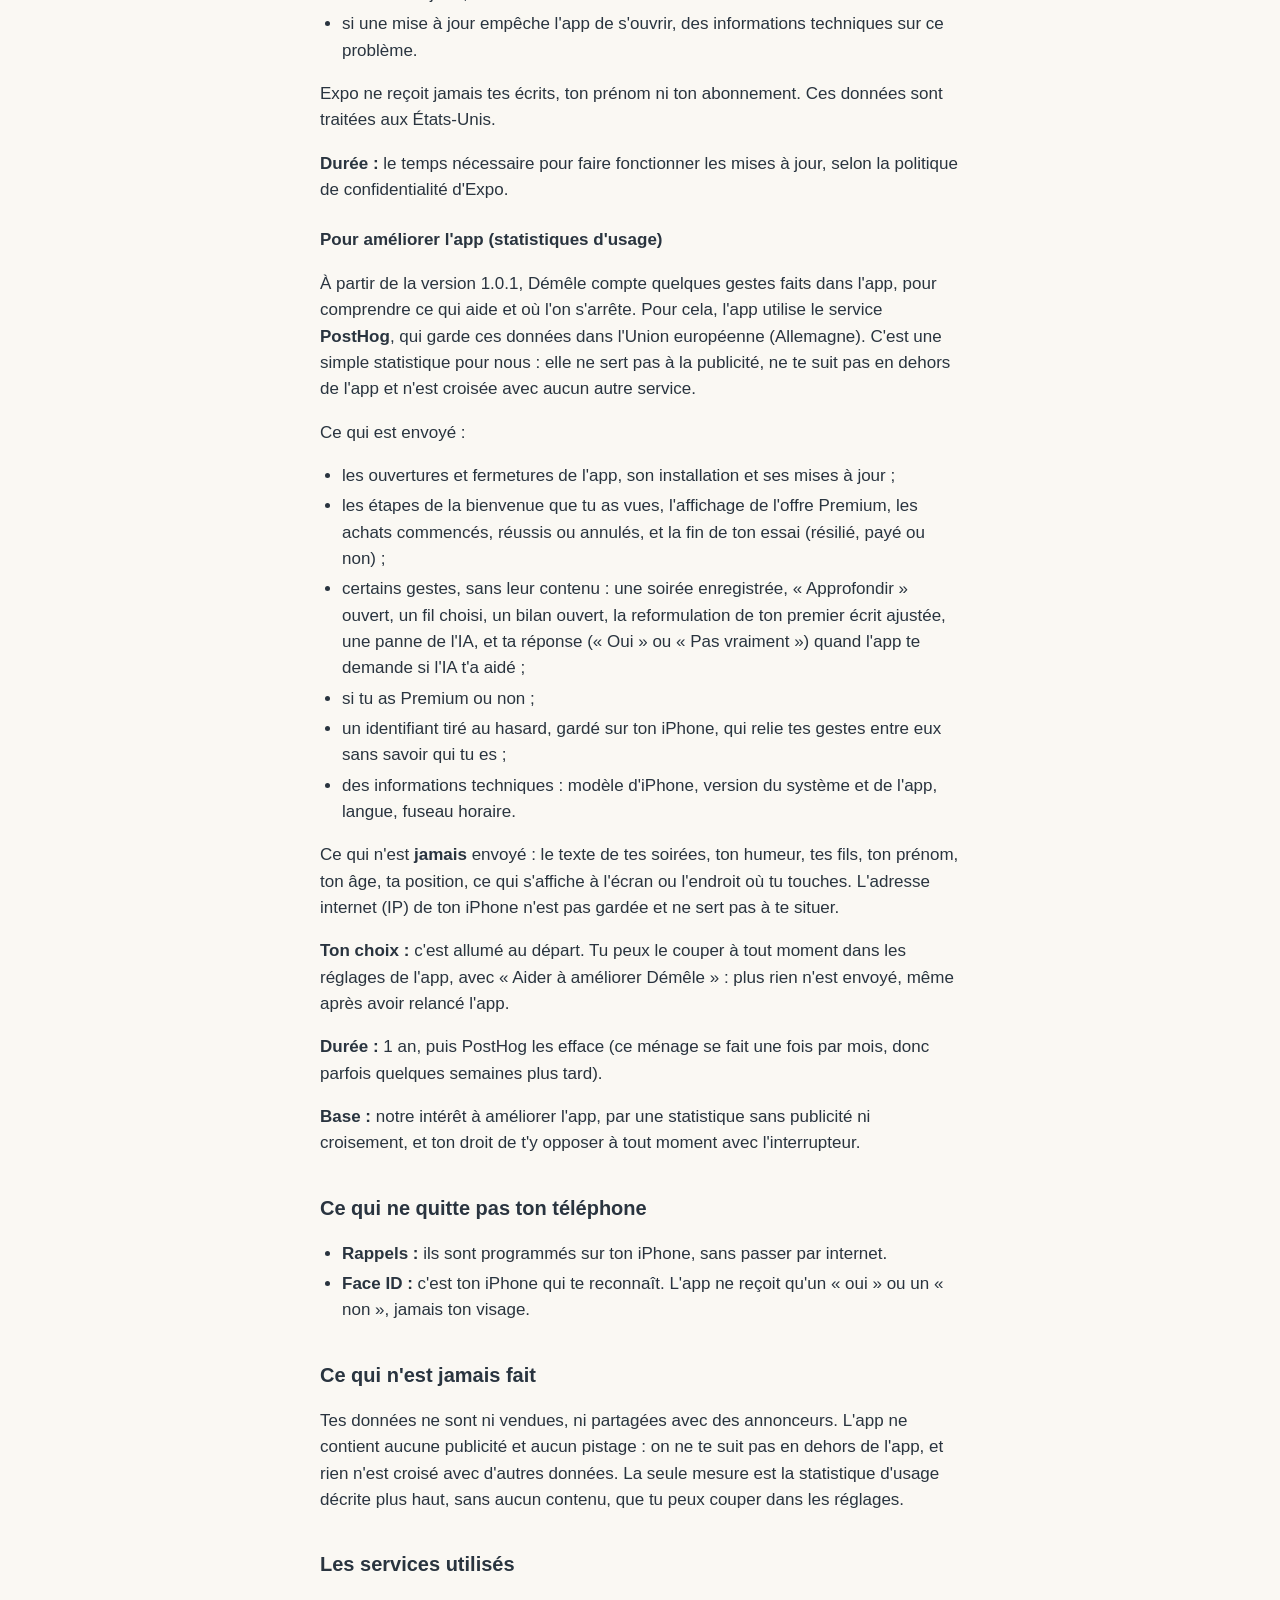
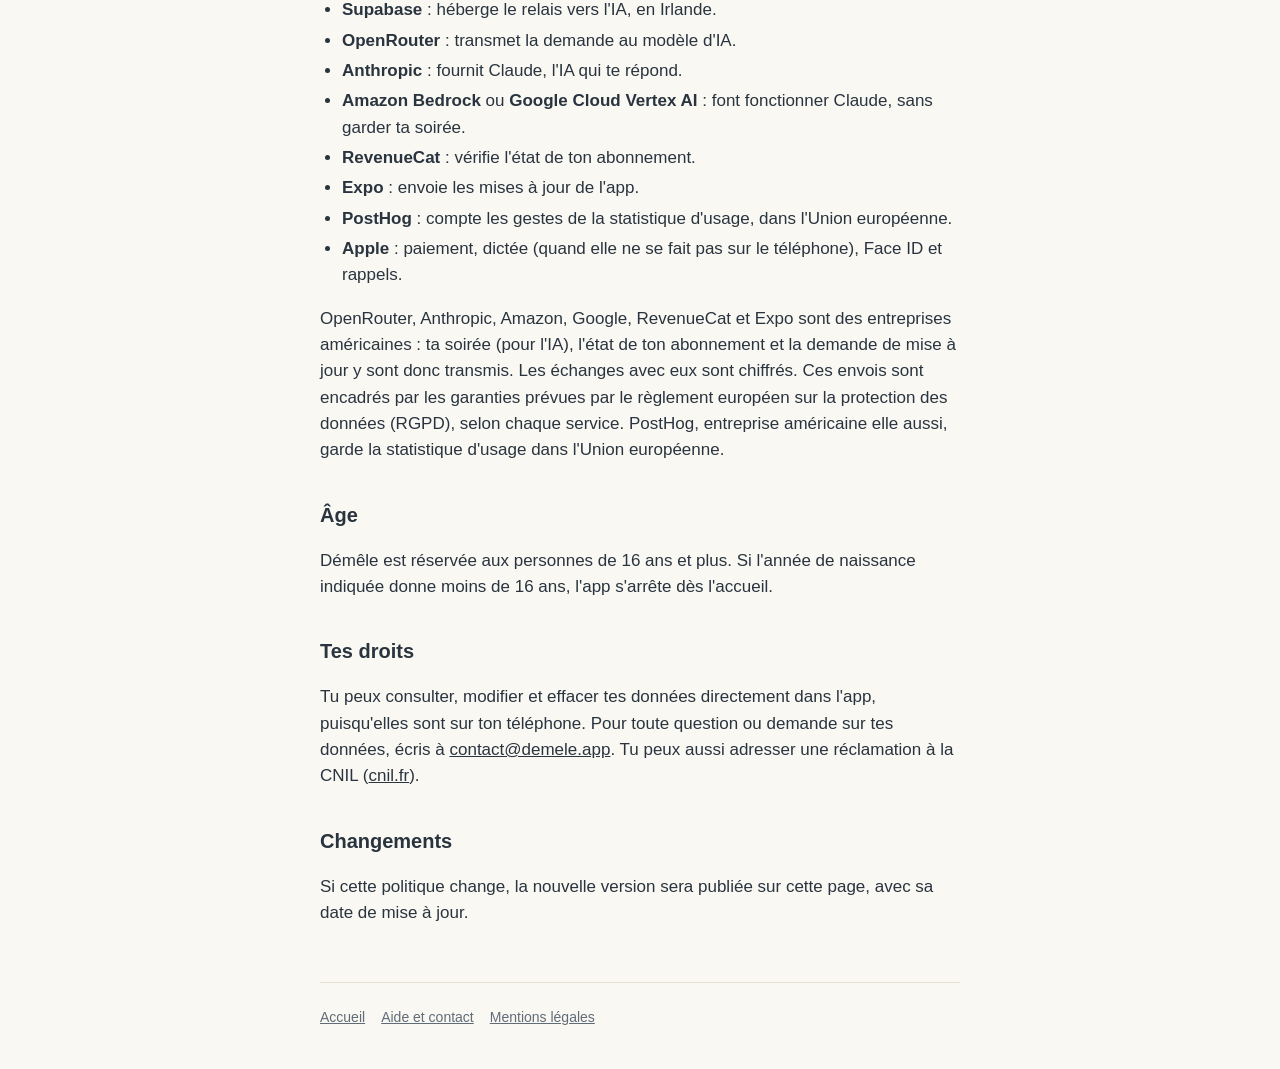
<file: confidentialite/index.html>
<!doctype html>
<html lang="fr">
<head>
  <meta charset="utf-8">
  <meta name="viewport" content="width=device-width, initial-scale=1">
  <title>Confidentialité · Démêle</title>
  <meta name="description" content="Politique de confidentialité de l'app Démêle : quelles données, pourquoi, où elles vont et combien de temps.">
  <!-- L'aperçu quand on partage le lien (images/partage.jpg, 1200 × 630). -->
  <meta property="og:type" content="website">
  <meta property="og:locale" content="fr_FR">
  <meta property="og:site_name" content="Démêle">
  <meta property="og:title" content="Confidentialité · Démêle">
  <meta property="og:description" content="Quelles données l'app Démêle utilise, pourquoi, où elles vont et combien de temps.">
  <meta property="og:url" content="https://demele.app/confidentialite/">
  <meta property="og:image" content="https://demele.app/images/partage.jpg">
  <meta property="og:image:width" content="1200">
  <meta property="og:image:height" content="630">
  <meta property="og:image:alt" content="Le ciel du soir de Démêle au-dessus d'un marais, avec une constellation et la phrase « Démêle tes journées. »">
  <meta name="twitter:card" content="summary_large_image">
  <link rel="icon" href="../images/icon.png">
  <link rel="stylesheet" href="../style.css">
</head>
<body>
  <div class="page">
    <header class="haut">
      <a class="marque" href="../"><img src="../images/logo-symbol.png" alt="">Démêle</a>
      <nav><a href="../confidentialite/">Confidentialité</a><a href="../aide/">Aide</a></nav>
    </header>

    <h1>Politique de confidentialité</h1>
    <p class="discret">Dernière mise à jour : 24 novembre 2026</p>

    <p>Démêle est un journal du soir. Ce que tu y écris t'appartient. Cette page explique, simplement, quelles données l'app utilise, pourquoi, où elles vont et combien de temps elles sont gardées.</p>

    <h2>Qui est responsable</h2>
    <p>L'app Démêle est éditée par Da Rocha Julien, responsable du traitement des données, 3 bis rue Damremont, 75018 Paris, France. Contact : <a href="mailto:contact@demele.app">contact@demele.app</a>.</p>

    <h2>Pas de compte</h2>
    <p>Démêle ne te demande ni compte, ni adresse e-mail, ni mot de passe. Il n'y a aucune sauvegarde en ligne de ton journal.</p>

    <h2>Ce qui reste sur ton téléphone</h2>
    <p>Ces données sont gardées uniquement dans la mémoire de ton iPhone. Personne d'autre n'y a accès, pas même nous.</p>
    <ul>
      <li>tes soirées : ce que tu écris ou dictes, ce que tu y ajoutes, l'humeur que tu choisis ;</li>
      <li>ton brouillon en cours ;</li>
      <li>tes fils (les petits pas pour demain) et ton fil rouge ;</li>
      <li>tes bilans de la semaine et du mois, et les noms de tes constellations ;</li>
      <li>les réponses de l'IA à tes soirées ;</li>
      <li>ton prénom (facultatif), ton année de naissance, tes réponses aux questions de bienvenue et ton accord pour l'analyse de tes écrits ;</li>
      <li>tes réglages (rappels, verrou Face ID).</li>
    </ul>
    <p><strong>Durée :</strong> tant que tu ne les effaces pas. Tu peux supprimer une soirée à tout moment depuis son détail dans ton Journal, tout effacer avec « Effacer toutes mes données » dans les réglages, ou supprimer l'app, ce qui efface tout.</p>

    <h2>Ce qui part vers un serveur, et pourquoi</h2>
    <h3>Pour que l'IA te réponde</h3>
    <p>Quand tu demandes à l'IA de t'aider (faire le point, approfondir, te proposer un fil, écrire tes bilans), l'app envoie :</p>
    <ul>
      <li>le texte de ta soirée, ses ajouts, sa date et l'humeur choisie ;</li>
      <li>pour les bilans et pour approfondir : le résumé de tes semaines précédentes, tes fils et ton fil rouge ;</li>
      <li>une seule information sur toi : si tu as moins de 18 ans ou non, pour adapter les réponses ;</li>
      <li>l'identifiant anonyme créé par RevenueCat pour ton iPhone (voir plus bas), pour vérifier que ton abonnement est actif. Il ne va pas jusqu'à l'IA.</li>
    </ul>
    <p>L'IA ne reçoit <strong>jamais</strong> ton prénom ni ton année de naissance.</p>
    <p>Le chemin est le suivant : ton iPhone envoie la demande, protégée (chiffrée), à notre relais, hébergé chez <strong>Supabase</strong> en Irlande (Union européenne). Le relais la transmet au service <strong>OpenRouter</strong>, qui la confie à <strong>Claude</strong>, l'IA d'<strong>Anthropic</strong>, installée sur les serveurs d'<strong>Amazon</strong> (Amazon Bedrock) ou de <strong>Google</strong> (Google Cloud Vertex AI) qui ne gardent rien. La réponse revient par le même chemin.</p>
    <p>Avant de transmettre la demande, le relais demande à <strong>RevenueCat</strong>, avec cet identifiant anonyme, si ton abonnement est actif. Pour éviter les abus, il compte aussi tes demandes : il garde ton identifiant anonyme avec le nombre de demandes du jour (effacé au bout de 2 jours) et, pour le premier écrit offert pendant la bienvenue, le nombre de demandes offertes. Ces compteurs ne contiennent jamais le texte de tes soirées.</p>
    <p><strong>Durée :</strong> aucun d'eux ne garde ta soirée. Le relais n'enregistre jamais le contenu de ce que tu écris. Nous utilisons uniquement les chemins d'OpenRouter où rien n'est conservé ni réutilisé (« zéro conservation »). Tes écrits ne servent jamais à entraîner l'IA.</p>
    <p>Comme tout serveur, le relais tient un journal technique de chaque connexion : heure, adresse IP, pays et ville approximative, type d'appareil. Ce journal ne contient jamais le texte de ta soirée. Il sert seulement à faire fonctionner le service et à repérer les pannes. Nous ne pouvons le consulter que pendant 1 jour ; Supabase le conserve ensuite selon sa propre politique de confidentialité.</p>
    <p><strong>Base :</strong> ton accord, donné à l'écran « Tes écrits et l'IA ». Sans l'IA, ton journal fonctionne quand même.</p>

    <h3>Pour la dictée</h3>
    <p>Quand tu dictes ta soirée, c'est la reconnaissance vocale de ton iPhone qui transforme ta voix en texte. Quand ton iPhone sait le faire tout seul, le son ne quitte pas le téléphone. Sinon, il est envoyé à <strong>Apple</strong> pour être transcrit, selon la politique de confidentialité d'Apple. Démêle ne garde aucun enregistrement de ta voix : seul le texte est gardé, sur ton téléphone.</p>

    <h3>Pour l'abonnement Premium</h3>
    <p>Le paiement est entièrement géré par <strong>Apple</strong> : nous ne voyons jamais tes coordonnées bancaires, ni ton nom, ni ton identifiant Apple.</p>
    <p>Pour savoir si ton abonnement est actif, l'app utilise le service <strong>RevenueCat</strong>, qui agit pour notre compte. Il reçoit :</p>
    <ul>
      <li>un identifiant anonyme créé par l'app (ni ton nom, ni ton e-mail, ni ton identifiant Apple) ;</li>
      <li>le reçu d'achat d'Apple, donc l'historique de tes achats dans Démêle ;</li>
      <li>le type d'appareil, la version du système, ta langue et ta devise ;</li>
      <li>la dernière fois que tu as ouvert l'app.</li>
    </ul>
    <p>Il ne reçoit jamais tes écrits, ni ta position, ni tes coordonnées bancaires. Ces données sont stockées aux États-Unis, chez Amazon Web Services.</p>
    <p><strong>Durée :</strong> le temps nécessaire à la gestion de ton abonnement et aux obligations légales, selon la politique de RevenueCat. Tu peux nous demander de les faire supprimer en écrivant à <a href="mailto:contact@demele.app">contact@demele.app</a>.</p>

    <h3>Pour les mises à jour de l'app</h3>
    <p>Pour corriger l'app rapidement, sans attendre une nouvelle version sur l'App Store, Démêle utilise le service <strong>EAS Update</strong> d'<strong>Expo</strong>. À chaque ouverture, l'app demande aux serveurs d'Expo s'il existe une mise à jour, puis la télécharge s'il y en a une. Expo reçoit alors :</p>
    <ul>
      <li>l'adresse internet (IP) de ton iPhone, comme pour toute connexion ;</li>
      <li>le système de ton téléphone (iOS) et la version de l'app ;</li>
      <li>un identifiant technique tiré au hasard, qui sert à savoir si ton iPhone a déjà reçu une mise à jour ;</li>
      <li>si une mise à jour empêche l'app de s'ouvrir, des informations techniques sur ce problème.</li>
    </ul>
    <p>Expo ne reçoit jamais tes écrits, ton prénom ni ton abonnement. Ces données sont traitées aux États-Unis.</p>
    <p><strong>Durée :</strong> le temps nécessaire pour faire fonctionner les mises à jour, selon la politique de confidentialité d'Expo.</p>

    <h3>Pour améliorer l'app (statistiques d'usage)</h3>
    <p>À partir de la version 1.0.1, Démêle compte quelques gestes faits dans l'app, pour comprendre ce qui aide et où l'on s'arrête. Pour cela, l'app utilise le service <strong>PostHog</strong>, qui garde ces données dans l'Union européenne (Allemagne). C'est une simple statistique pour nous : elle ne sert pas à la publicité, ne te suit pas en dehors de l'app et n'est croisée avec aucun autre service.</p>
    <p>Ce qui est envoyé :</p>
    <ul>
      <li>les ouvertures et fermetures de l'app, son installation et ses mises à jour ;</li>
      <li>les étapes de la bienvenue que tu as vues, l'affichage de l'offre Premium, les achats commencés, réussis ou annulés, et la fin de ton essai (résilié, payé ou non) ;</li>
      <li>certains gestes, sans leur contenu : une soirée enregistrée, « Approfondir » ouvert, un fil choisi, un bilan ouvert, la reformulation de ton premier écrit ajustée, une panne de l'IA, et ta réponse (« Oui » ou « Pas vraiment ») quand l'app te demande si l'IA t'a aidé ;</li>
      <li>si tu as Premium ou non ;</li>
      <li>un identifiant tiré au hasard, gardé sur ton iPhone, qui relie tes gestes entre eux sans savoir qui tu es ;</li>
      <li>des informations techniques : modèle d'iPhone, version du système et de l'app, langue, fuseau horaire.</li>
    </ul>
    <p>Ce qui n'est <strong>jamais</strong> envoyé : le texte de tes soirées, ton humeur, tes fils, ton prénom, ton âge, ta position, ce qui s'affiche à l'écran ou l'endroit où tu touches. L'adresse internet (IP) de ton iPhone n'est pas gardée et ne sert pas à te situer.</p>
    <p><strong>Ton choix :</strong> c'est allumé au départ. Tu peux le couper à tout moment dans les réglages de l'app, avec « Aider à améliorer Démêle » : plus rien n'est envoyé, même après avoir relancé l'app.</p>
    <p><strong>Durée :</strong> 1 an, puis PostHog les efface (ce ménage se fait une fois par mois, donc parfois quelques semaines plus tard).</p>
    <p><strong>Base :</strong> notre intérêt à améliorer l'app, par une statistique sans publicité ni croisement, et ton droit de t'y opposer à tout moment avec l'interrupteur.</p>

    <h2>Ce qui ne quitte pas ton téléphone</h2>
    <ul>
      <li><strong>Rappels :</strong> ils sont programmés sur ton iPhone, sans passer par internet.</li>
      <li><strong>Face ID :</strong> c'est ton iPhone qui te reconnaît. L'app ne reçoit qu'un « oui » ou un « non », jamais ton visage.</li>
    </ul>

    <h2>Ce qui n'est jamais fait</h2>
    <p>Tes données ne sont ni vendues, ni partagées avec des annonceurs. L'app ne contient aucune publicité et aucun pistage : on ne te suit pas en dehors de l'app, et rien n'est croisé avec d'autres données. La seule mesure est la statistique d'usage décrite plus haut, sans aucun contenu, que tu peux couper dans les réglages.</p>

    <h2>Les services utilisés</h2>
    <ul>
      <li><strong>Supabase</strong> : héberge le relais vers l'IA, en Irlande.</li>
      <li><strong>OpenRouter</strong> : transmet la demande au modèle d'IA.</li>
      <li><strong>Anthropic</strong> : fournit Claude, l'IA qui te répond.</li>
      <li><strong>Amazon Bedrock</strong> ou <strong>Google Cloud Vertex AI</strong> : font fonctionner Claude, sans garder ta soirée.</li>
      <li><strong>RevenueCat</strong> : vérifie l'état de ton abonnement.</li>
      <li><strong>Expo</strong> : envoie les mises à jour de l'app.</li>
      <li><strong>PostHog</strong> : compte les gestes de la statistique d'usage, dans l'Union européenne.</li>
      <li><strong>Apple</strong> : paiement, dictée (quand elle ne se fait pas sur le téléphone), Face ID et rappels.</li>
    </ul>
    <p>OpenRouter, Anthropic, Amazon, Google, RevenueCat et Expo sont des entreprises américaines : ta soirée (pour l'IA), l'état de ton abonnement et la demande de mise à jour y sont donc transmis. Les échanges avec eux sont chiffrés. Ces envois sont encadrés par les garanties prévues par le règlement européen sur la protection des données (RGPD), selon chaque service. PostHog, entreprise américaine elle aussi, garde la statistique d'usage dans l'Union européenne.</p>

    <h2>Âge</h2>
    <p>Démêle est réservée aux personnes de 16 ans et plus. Si l'année de naissance indiquée donne moins de 16 ans, l'app s'arrête dès l'accueil.</p>

    <h2>Tes droits</h2>
    <p>Tu peux consulter, modifier et effacer tes données directement dans l'app, puisqu'elles sont sur ton téléphone. Pour toute question ou demande sur tes données, écris à <a href="mailto:contact@demele.app">contact@demele.app</a>. Tu peux aussi adresser une réclamation à la CNIL (<a href="https://www.cnil.fr">cnil.fr</a>).</p>

    <h2>Changements</h2>
    <p>Si cette politique change, la nouvelle version sera publiée sur cette page, avec sa date de mise à jour.</p>

    <footer class="bas">
      <a href="../">Accueil</a><a href="../aide/">Aide et contact</a><a href="../mentions-legales/">Mentions légales</a>
    </footer>
  </div>
</body>
</html>
</file>
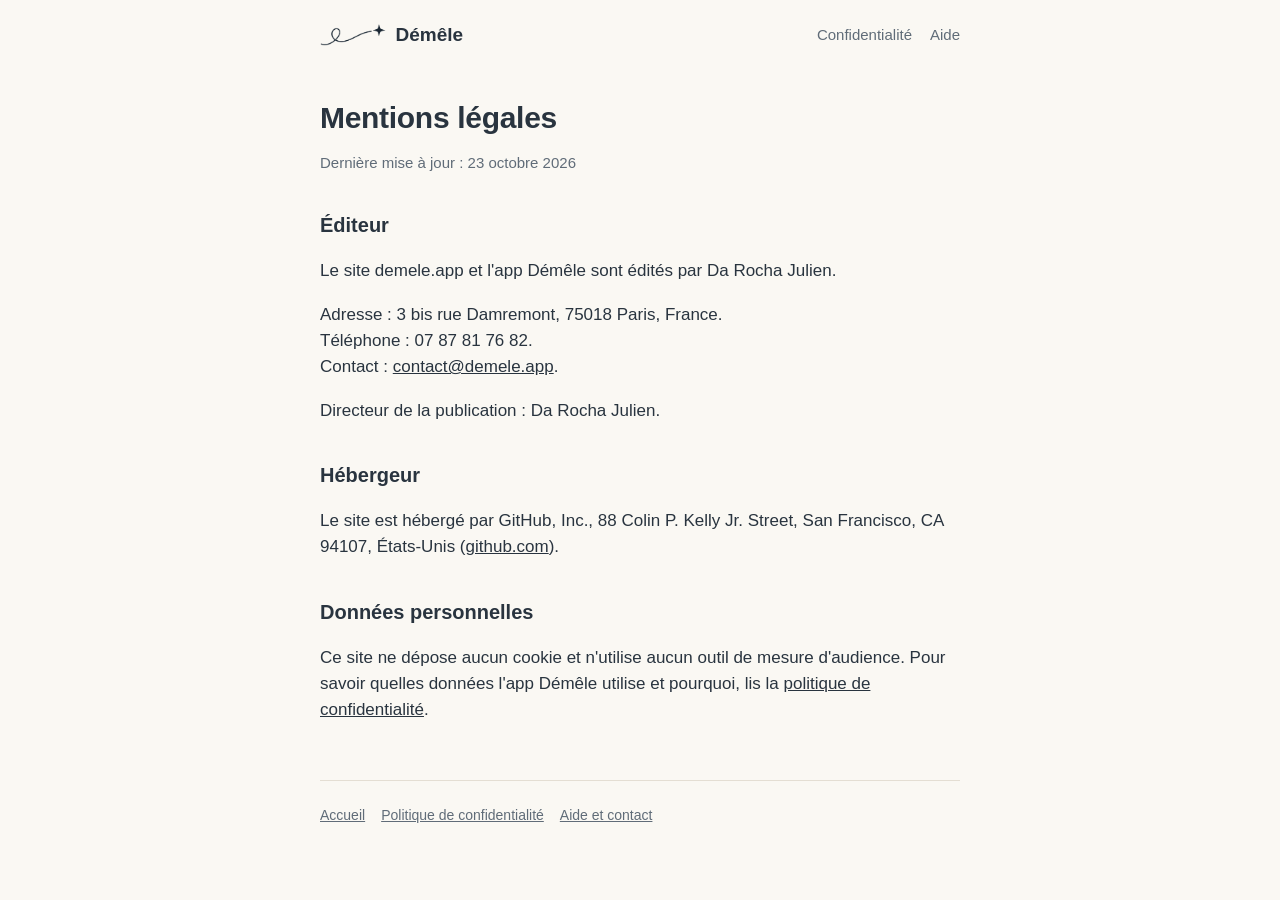
<file: mentions-legales/index.html>
<!doctype html>
<html lang="fr">
<head>
  <meta charset="utf-8">
  <meta name="viewport" content="width=device-width, initial-scale=1">
  <title>Mentions légales · Démêle</title>
  <meta name="description" content="Mentions légales du site demele.app et de l'app Démêle : éditeur, contact et hébergeur.">
  <!-- L'aperçu quand on partage le lien (images/partage.jpg, 1200 × 630). -->
  <meta property="og:type" content="website">
  <meta property="og:locale" content="fr_FR">
  <meta property="og:site_name" content="Démêle">
  <meta property="og:title" content="Mentions légales · Démêle">
  <meta property="og:description" content="Éditeur, contact et hébergeur du site demele.app et de l'app Démêle.">
  <meta property="og:url" content="https://demele.app/mentions-legales/">
  <meta property="og:image" content="https://demele.app/images/partage.jpg">
  <meta property="og:image:width" content="1200">
  <meta property="og:image:height" content="630">
  <meta property="og:image:alt" content="Le ciel du soir de Démêle au-dessus d'un marais, avec une constellation et la phrase « Démêle tes journées. »">
  <meta name="twitter:card" content="summary_large_image">
  <link rel="icon" href="../images/icon.png">
  <link rel="stylesheet" href="../style.css">
</head>
<body>
  <div class="page">
    <header class="haut">
      <a class="marque" href="../"><img src="../images/logo-symbol.png" alt="">Démêle</a>
      <nav><a href="../confidentialite/">Confidentialité</a><a href="../aide/">Aide</a></nav>
    </header>

    <h1>Mentions légales</h1>
    <p class="discret">Dernière mise à jour : 23 octobre 2026</p>

    <h2>Éditeur</h2>
    <p>Le site demele.app et l'app Démêle sont édités par Da Rocha Julien.</p>
    <p>Adresse : 3 bis rue Damremont, 75018 Paris, France.<br>
    Téléphone : 07 87 81 76 82.<br>
    Contact : <a href="mailto:contact@demele.app">contact@demele.app</a>.</p>
    <p>Directeur de la publication : Da Rocha Julien.</p>

    <h2>Hébergeur</h2>
    <p>Le site est hébergé par GitHub, Inc., 88 Colin P. Kelly Jr. Street, San Francisco, CA 94107, États-Unis (<a href="https://github.com">github.com</a>).</p>

    <h2>Données personnelles</h2>
    <p>Ce site ne dépose aucun cookie et n'utilise aucun outil de mesure d'audience. Pour savoir quelles données l'app Démêle utilise et pourquoi, lis la <a href="../confidentialite/">politique de confidentialité</a>.</p>

    <footer class="bas">
      <a href="../">Accueil</a><a href="../confidentialite/">Politique de confidentialité</a><a href="../aide/">Aide et contact</a>
    </footer>
  </div>
</body>
</html>
</file>
<file: style.css>
/* Couleurs du design system Démêle (fond ivoire, encre, ardoise). */
:root {
  --ivoire: #FAF8F3;
  --sable: #E9DDC9;
  --encre: #29343F;
  --ardoise: #606C78;
  --ligne: #E4DED3;
  --corail: #E8907E;
  --nuit: #1F2A35;
  --ciel: #92A1B5;
}

* { box-sizing: border-box; }

body {
  margin: 0;
  background: var(--ivoire);
  color: var(--encre);
  font-family: -apple-system, BlinkMacSystemFont, "SF Pro Text", "Segoe UI", Roboto, sans-serif;
  font-size: 17px;
  line-height: 1.55;
}

a { color: var(--encre); }

.page { max-width: 680px; margin: 0 auto; padding: 0 20px; }

header.haut {
  display: flex; align-items: center; justify-content: space-between;
  padding: 20px 0;
}
header.haut .marque { display: flex; align-items: center; gap: 10px; text-decoration: none; font-weight: 600; font-size: 19px; }
header.haut .marque img { height: 22px; }
header.haut nav a { margin-left: 18px; color: var(--ardoise); text-decoration: none; font-size: 15px; }
header.haut nav a:hover { color: var(--encre); }

/* Accueil : un ciel du soir avec quelques étoiles. */
.ciel {
  background: linear-gradient(180deg, var(--nuit) 0%, var(--ciel) 100%);
  color: var(--ivoire);
  text-align: center;
  padding: 72px 20px 80px;
  position: relative;
  overflow: hidden;
}
.ciel .etoile { position: absolute; width: 3px; height: 3px; border-radius: 50%; background: #FFF1E0; opacity: .8; }
.ciel img.icone { width: 96px; height: 96px; border-radius: 22px; box-shadow: 0 6px 24px rgba(0,0,0,.25); }
.ciel h1 { font-size: 38px; line-height: 1.15; margin: 24px 0 12px; letter-spacing: -0.3px; }
.ciel p { font-size: 19px; max-width: 520px; margin: 0 auto; opacity: .92; }

h1 { font-size: 30px; line-height: 1.15; letter-spacing: -0.3px; margin: 32px 0 8px; }
h2 { font-size: 20px; margin: 36px 0 8px; }
.discret { color: var(--ardoise); font-size: 15px; }

.cartes { display: grid; gap: 14px; margin: 40px 0; }
.carte {
  background: #fff; border: 1px solid var(--ligne); border-radius: 16px;
  padding: 18px 20px; box-shadow: 0 2px 8px rgba(41,52,63,.06);
}
.carte h3 { margin: 0 0 4px; font-size: 17px; }
.carte p { margin: 0; color: var(--ardoise); font-size: 15px; }

footer.bas {
  border-top: 1px solid var(--ligne); margin-top: 56px; padding: 24px 0 40px;
  color: var(--ardoise); font-size: 14px;
}
footer.bas a { color: var(--ardoise); margin-right: 16px; white-space: nowrap; display: inline-block; }

@media (max-width: 480px) {
  header.haut nav a { margin-left: 12px; font-size: 14px; }
  .ciel h1 { font-size: 30px; }
}

h3 { font-size: 17px; margin: 24px 0 6px; }
ul { padding-left: 22px; }
li { margin: 4px 0; }
</file>
<file: accueil.css>
/* Page d'accueil : le ciel du soir de l'app, ses paysages, ses cartes. */
:root {
  --encre-profonde: #1F2A35;
  --creme: #FFF1E0;
  --lourd: #6B7A8F; --bof: #9AA7B8; --neutre: #C8BFAD; --bien: #E3C27C; --leger: #EBA567;
  --travail: #5D86B8; --relations: #C97B97; --sante: #4E9E8F;
}

.accueil { overflow-x: hidden; }

/* ——— Le ciel ——— */
.scene {
  position: relative;
  min-height: 100svh;
  display: flex; flex-direction: column;
  background: linear-gradient(180deg, var(--encre-profonde) 0%, #2B3746 40%, #3F4C5E 100%);
  color: var(--ivoire);
  overflow: hidden;
}
.scene .poussiere, .scene .constellation { position: absolute; inset: 0; pointer-events: none; }
.scene .poussiere span { position: absolute; border-radius: 50%; background: var(--ivoire); }

.scene header.haut { position: relative; z-index: 3; max-width: 1080px; width: 100%; margin: 0 auto; padding: 20px; }
.scene header.haut .marque { color: var(--ivoire); }
.scene header.haut .marque img { filter: brightness(0) invert(1); opacity: .95; }
.scene header.haut nav a { color: rgba(250,248,243,.75); }
.scene header.haut nav a:hover { color: var(--ivoire); }

.scene .date { position: relative; z-index: 3; max-width: 1080px; width: 100%; margin: 4px auto 0; padding: 0 20px; }
.scene .date strong { display: block; font-size: 15px; font-weight: 600; letter-spacing: .2px; }
.fil-rouge { display: inline-flex; align-items: center; gap: 8px; margin-top: 4px; font-size: 13px; color: rgba(250,248,243,.8); }
.fil-rouge svg { width: 22px; height: 12px; }

.scene .titre {
  position: relative; z-index: 3; text-align: center;
  padding: 9vh 24px 0; max-width: 640px; margin: 0 auto;
}
.scene h1 {
  font-size: clamp(36px, 7vw, 60px); line-height: 1.05; letter-spacing: -1px; margin: 0 0 16px; font-weight: 650;
}
.scene .titre p { font-size: clamp(17px, 2.2vw, 20px); margin: 0 auto; max-width: 520px; color: rgba(250,248,243,.88); }

/* Le badge officiel d'Apple, tel quel. */
.badge-store { display: inline-block; margin-top: 28px; line-height: 0; }
.badge-store img { display: block; height: 51px; width: auto; }

/* Les captures, côte à côte : on les fait glisser du doigt. */
.captures {
  display: flex; gap: 16px; overflow-x: auto; scroll-snap-type: x proximity;
  margin: 0 -20px; padding: 4px 20px 16px;
}
.captures img {
  flex: none; width: clamp(220px, 26vw, 280px); height: auto; border-radius: 20px;
  scroll-snap-align: center; background: var(--ciel);
}

.constellation line { stroke: var(--creme); stroke-width: 1.4; stroke-linecap: round; opacity: .75; filter: drop-shadow(0 0 3px rgba(255,241,224,.55)); }
.constellation circle { fill: var(--creme); }
.constellation .nom { fill: var(--creme); font-size: 10px; letter-spacing: 4px; font-weight: 300; opacity: .8; }

/* Le paysage, posé en bas du ciel, et son premier plan jusqu'en bas. */
.scene .paysage { position: relative; margin-top: auto; z-index: 1; }
/* Le ciel se fond dans le haut du dessin, sans ligne visible. */
.scene .paysage::before {
  content: ''; position: absolute; left: 0; right: 0; bottom: calc(100% - 1px); height: 38vh;
  background: linear-gradient(180deg, rgba(146,161,181,0), #92A1B5);
}
.scene .paysage { height: clamp(260px, 42vw, 520px); }
.scene .paysage img {
  position: absolute; inset: 0; display: block; width: 100%; height: 100%; object-fit: cover; object-position: 50% 62%;
  opacity: 0; transition: opacity 1.4s ease;
}
.scene .paysage img.visible { opacity: 1; }
.scene .sol { background: #2b3747; height: 72px; position: relative; z-index: 1; transition: background 1.4s ease; }

/* La carte du soir, comme sur l'accueil de l'app. */
.carte-soir {
  position: absolute; z-index: 4; left: 50%; bottom: 24px; transform: translateX(-50%);
  width: min(420px, calc(100% - 32px));
  background: rgba(255,255,255,.9); color: var(--encre);
  border-radius: 22px; padding: 18px 18px 16px;
  box-shadow: 0 10px 40px rgba(31,42,53,.25);
  backdrop-filter: blur(10px); -webkit-backdrop-filter: blur(10px);
}
.carte-soir .question { font-size: 17px; font-weight: 600; margin: 0 0 12px; }
.champ {
  display: flex; align-items: center; gap: 10px;
  border: 1px solid var(--ligne); border-radius: 14px; padding: 12px 12px 12px 14px; background: #fff;
  color: #7C8792; font-size: 15px;
}
.champ .ecrit { flex: 1; min-height: 22px; color: var(--encre); }
.champ .curseur { display: inline-block; width: 1.5px; height: 17px; background: var(--encre); vertical-align: -3px; margin-left: 1px; animation: clignote 1s steps(1) infinite; }
.champ .micro { width: 34px; height: 34px; border-radius: 50%; background: var(--sable); display: grid; place-items: center; flex: none; }
@keyframes clignote { 50% { opacity: 0; } }

/* ——— Les sections ——— */
.bloc { max-width: 1080px; margin: 0 auto; padding: 96px 20px; }
.surtitre { font-size: 12px; letter-spacing: 3px; text-transform: uppercase; color: var(--ardoise); margin: 0 0 12px; }
.bloc h2 { font-size: clamp(28px, 4.4vw, 40px); line-height: 1.1; letter-spacing: -.5px; margin: 0 0 14px; }
.bloc .chapeau { font-size: 18px; color: var(--ardoise); max-width: 560px; margin: 0 0 48px; }

.ecran {
  background: #fff; border: 1px solid var(--ligne); border-radius: 20px; padding: 18px;
  box-shadow: 0 4px 18px rgba(41,52,63,.06); font-size: 15px;
}
.ecran .petit { font-size: 12px; color: var(--ardoise); margin: 0 0 8px; letter-spacing: .2px; }
.ecran .texte { margin: 0; line-height: 1.5; }
.humeurs { display: flex; gap: 8px; margin-top: 14px; }
.humeurs span { display: grid; justify-items: center; gap: 4px; font-size: 11px; color: var(--ardoise); }
.humeurs i { width: 22px; height: 22px; border-radius: 50%; display: block; }
.humeurs .choisie i { box-shadow: 0 0 0 2px #fff, 0 0 0 3.5px var(--encre); }
.humeurs .choisie { color: var(--encre); font-weight: 600; }
.synthese { background: var(--horizon, #DCE6EB); border-radius: 14px; padding: 14px; margin: 0; line-height: 1.5; }
.fil { display: flex; align-items: center; gap: 12px; padding: 12px 14px; border-radius: 14px; background: var(--ivoire); border: 1px solid var(--ligne); }
.fil .rond { width: 22px; height: 22px; border-radius: 50%; border: 1.5px solid var(--encre); flex: none; display: grid; place-items: center; }
.fil.tire .rond { background: var(--encre); }
.boutons { display: flex; gap: 8px; margin-top: 12px; flex-wrap: wrap; }
.boutons span { padding: 7px 12px; border-radius: 999px; border: 1px solid var(--ligne); font-size: 13px; }
.boutons span:first-child { background: var(--encre); color: var(--ivoire); border-color: var(--encre); }

/* Ton ciel se remplit */
.nuit { background: linear-gradient(180deg, var(--encre-profonde), #2A3646); color: var(--ivoire); position: relative; overflow: hidden; }
.nuit .surtitre { color: rgba(250,248,243,.6); }
.nuit .chapeau { color: rgba(250,248,243,.78); }
.trois { display: grid; grid-template-columns: repeat(3, 1fr); gap: 28px; margin-bottom: 56px; }
.trois h3 { font-size: 17px; margin: 12px 0 4px; }
.trois p { margin: 0; font-size: 15px; color: rgba(250,248,243,.72); }
.trois svg { height: 54px; width: auto; display: block; }
.trois svg line { stroke: var(--creme); stroke-width: 1.2; opacity: .7; }
.trois svg circle { fill: var(--creme); }
.trois svg text { fill: var(--creme); font-size: 8px; letter-spacing: 3px; opacity: .75; }
.paysages {
  display: flex; gap: 14px; overflow-x: auto; scroll-snap-type: x mandatory;
  margin: 0 -20px; padding: 0 20px 12px; scrollbar-width: none;
}
.paysages::-webkit-scrollbar { display: none; }
.paysages figure { margin: 0; flex: 0 0 min(260px, 70vw); scroll-snap-align: start; }
.paysages img { width: 100%; aspect-ratio: 5 / 3; object-fit: cover; border-radius: 16px; display: block; }
.paysages figcaption { font-size: 12px; letter-spacing: 3px; text-transform: uppercase; margin-top: 10px; color: rgba(250,248,243,.7); }

/* Ce qui revient : un bilan */
.deux { display: grid; grid-template-columns: 1fr 1.1fr; gap: 48px; align-items: center; }
.deux .chapeau { margin-bottom: 20px; }
.liste-douce { list-style: none; padding: 0; margin: 0; color: var(--ardoise); }
.liste-douce li { padding: 10px 0; border-top: 1px solid var(--ligne); }
.liste-douce li:last-child { border-bottom: 1px solid var(--ligne); }
.bilan { padding: 22px; }
.bilan h4 { font-size: 12px; letter-spacing: 2px; text-transform: uppercase; color: var(--ardoise); font-weight: 500; margin: 20px 0 10px; }
.revient { background: var(--ivoire); border-radius: 14px; padding: 14px; margin: 0; }

/* Sans pression */
.promesses { display: grid; grid-template-columns: repeat(4, 1fr); gap: 16px; }
.promesse { background: #fff; border: 1px solid var(--ligne); border-radius: 18px; padding: 20px; }
.promesse svg { width: 26px; height: 26px; stroke: var(--encre); fill: none; stroke-width: 1.5; stroke-linecap: round; stroke-linejoin: round; }
.promesse h3 { font-size: 16px; margin: 12px 0 4px; }
.promesse p { margin: 0; font-size: 14px; color: var(--ardoise); }
.lien-doux { display: inline-block; margin-top: 24px; color: var(--ardoise); font-size: 15px; }

.pied { padding: 28px 20px 40px; border-top: 1px solid var(--ligne); color: var(--ardoise); }
.pied nav { max-width: 1080px; margin: 0 auto; display: flex; flex-wrap: wrap; gap: 8px 20px; font-size: 14px; }
.pied a { color: inherit; white-space: nowrap; }
.pied .signature { max-width: 1080px; margin: 14px auto 0; font-size: 13px; opacity: .7; }

/* Apparitions douces au défilement */
.apparait { opacity: 0; transform: translateY(16px); transition: opacity .8s ease, transform .8s ease; }
.apparait.vu { opacity: 1; transform: none; }

@media (max-width: 860px) {
  .trois, .deux { grid-template-columns: 1fr; }
    .deux { gap: 32px; }
  .promesses { grid-template-columns: 1fr 1fr; }
  .bloc { padding: 72px 20px; }
}
@media (max-width: 480px) {
  .promesses { grid-template-columns: 1fr; }
  .scene .sol { height: 128px; }
}
@media (prefers-reduced-motion: reduce) {
  .apparait { opacity: 1; transform: none; transition: none; }
  .champ .curseur { animation: none; }
}

/* ——— La soirée d'exemple qui défile ——— */
.demo { transition: opacity .35s ease; }
.demo.change .demo-grille, .demo.change .situation { opacity: 0; }
.demo-haut { display: flex; align-items: center; justify-content: space-between; gap: 16px; margin-bottom: 16px; }
.situation { margin: 0; font-size: 18px; font-weight: 600; transition: opacity .35s ease; }
.points { display: flex; gap: 8px; flex: none; }
.points button { width: 10px; height: 10px; border-radius: 50%; border: 1.5px solid var(--encre); background: transparent; padding: 0; cursor: pointer; }
.points button[aria-selected="true"] { background: var(--encre); }
.demo-grille { display: grid; grid-template-columns: 1.15fr 1fr; gap: 16px; align-items: start; transition: opacity .35s ease; }
.demo-colonne { display: grid; gap: 16px; }
.etape .petit b { display: inline-grid; place-items: center; width: 18px; height: 18px; border-radius: 50%; background: var(--encre); color: var(--ivoire); font-size: 11px; margin-right: 8px; }
.etape .texte { font-size: 16px; line-height: 1.6; }
.etape .reste { color: transparent; }
.etape .texte.repliee {
  max-height: 9.6em; overflow: hidden;
  -webkit-mask-image: linear-gradient(180deg, #000 60%, transparent); mask-image: linear-gradient(180deg, #000 60%, transparent);
}
.lire-tout {
  margin: -4px 0 0; padding: 4px 0; border: 0; background: none; font: inherit; font-size: 14px;
  color: var(--encre); text-decoration: underline; cursor: pointer;
}
.curseur-demo { display: inline-block; width: 1.5px; height: 17px; background: var(--encre); vertical-align: -3px; animation: clignote 1s steps(1) infinite; }
.etape.cachee { opacity: 0; transform: translateY(8px); }
.etape { transition: opacity .6s ease, transform .6s ease; }
.question-ia { margin: 0; font-size: 17px; font-weight: 600; line-height: 1.4; }
.phrase-cle { margin: 28px 0 0; text-align: center; font-size: 19px; font-weight: 600; letter-spacing: -.2px; }

/* ——— Le bilan qui relie les soirées ——— */
.nom-semaine { margin: 0 0 16px; font-size: 12px; letter-spacing: 4px; text-transform: uppercase; font-weight: 400; }
.extraits { display: grid; gap: 8px; }
.extrait {
  margin: 0; padding: 10px 12px 10px 14px; border-radius: 12px; background: var(--ivoire);
  font-size: 14px; line-height: 1.45; border-left: 3px solid transparent;
  opacity: 0; transform: translateY(6px); transition: opacity .5s ease, transform .5s ease, border-color .6s ease, background .6s ease;
}
.extrait.vu { opacity: 1; transform: none; }
.extrait .jour { display: block; font-size: 11px; letter-spacing: 1.5px; text-transform: uppercase; color: var(--ardoise); margin-bottom: 2px; }
.bilan.relie .extrait.lie { border-left-color: var(--teinte); background: color-mix(in srgb, var(--teinte) 12%, #fff); }
.bilan.relie .extrait.leger { border-left-color: var(--leger); background: #FBF1E8; }
.extrait .ci-dessus { display: inline-block; margin-left: 8px; padding: 0 6px; border-radius: 999px; background: var(--encre); color: var(--ivoire); font-size: 10px; letter-spacing: .5px; text-transform: none; }
.fils-semaine { margin: 14px 0 0; font-size: 14px; color: var(--ardoise); }
.lecture { opacity: 0; transform: translateY(8px); transition: opacity .8s ease .2s, transform .8s ease .2s; }
.bilan.relie .lecture { opacity: 1; transform: none; }
.allege { margin: 0; line-height: 1.5; }

@media (max-width: 860px) {
  .demo-grille { grid-template-columns: 1fr; }
}
@media (prefers-reduced-motion: reduce) {
  .extrait, .lecture, .etape { opacity: 1 !important; transform: none !important; transition: none; }
}
</file>
